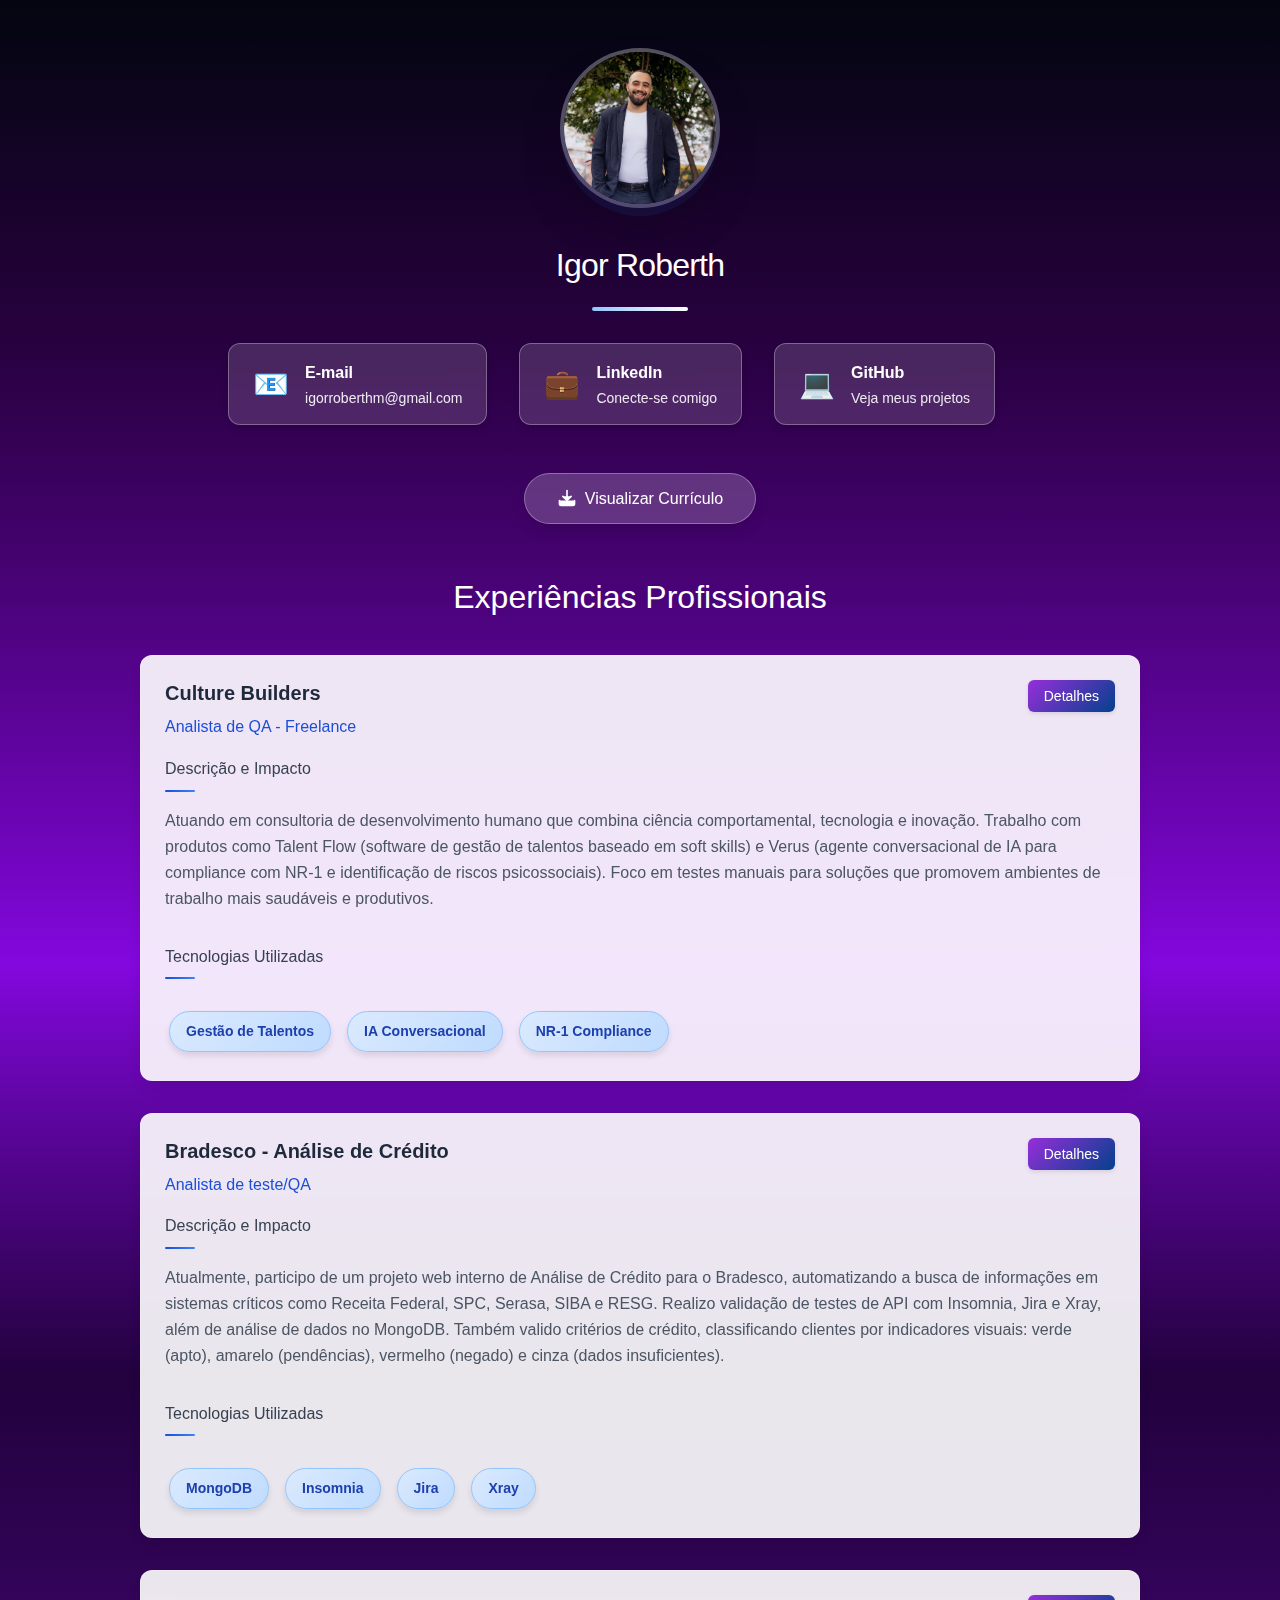
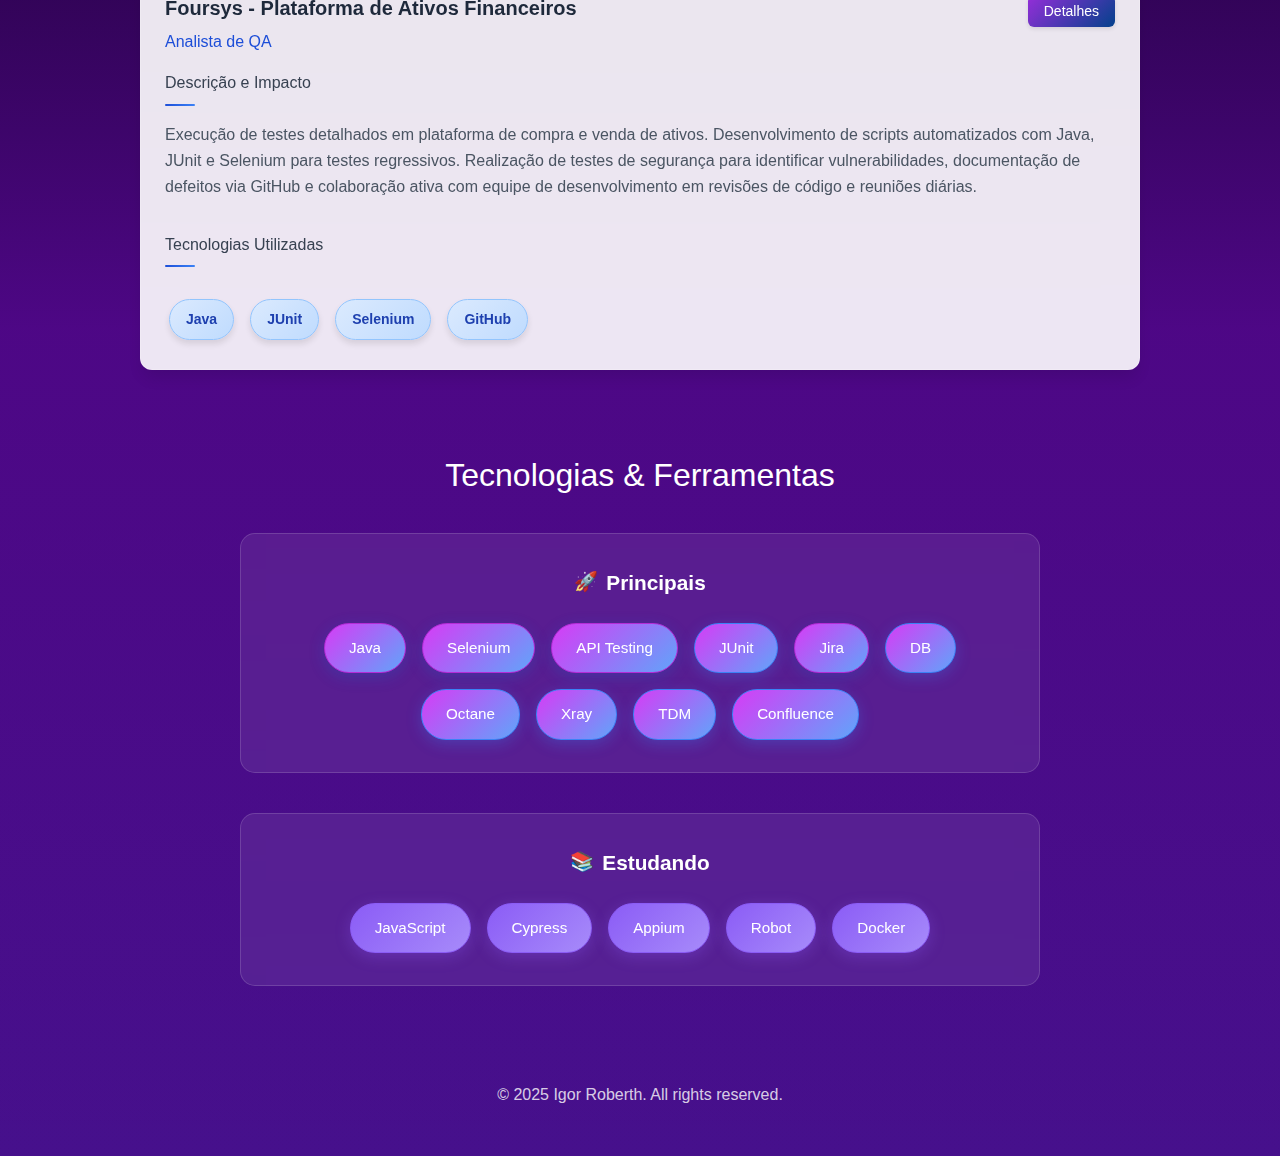
<file: index.html>
<!DOCTYPE html>
<html lang="pt-BR">
<head>
    <meta charset="UTF-8">
    <meta name="viewport" content="width=device-width, initial-scale=1.0">
    <title>Portfolio Profissional - Igor Roberth</title>
    <link rel="stylesheet" href="./apres.css">
</head>
<body>
<div class="background-overlay"></div>

<div class="container">
    <div class="profile-header">
        <div class="profile-image">
            <img src="./eu.png"
                    alt="Foto de Igor Roberth"
                    class="profile-img">
            <div class="profile-img-overlay"></div>
        </div>
        <h1 class="profile-name">Igor Roberth</h1>
        <div class="profile-divider"></div>
    </div>

    <!-- Contact Section - Movida para o topo -->
    <div class="contact-section-top">
        <div class="contact-grid-horizontal">
            <a href="mailto:igorroberthm@gmail.com" class="contact-card-horizontal">
                <div class="contact-icon">📧</div>
                <div class="contact-info">
                    <h4>E-mail</h4>
                    <p>igorroberthm@gmail.com</p>
                </div>
            </a>
            <a href="https://www.linkedin.com/in/igorroberth/" class="contact-card-horizontal" target="_blank" rel="noopener noreferrer">
                <div class="contact-icon">💼</div>
                <div class="contact-info">
                    <h4>LinkedIn</h4>
                    <p>Conecte-se comigo</p>
                </div>
            </a>
            <a href="https://github.com/IgorRoberth" class="contact-card-horizontal" target="_blank" rel="noopener noreferrer">
                <div class="contact-icon">💻</div>
                <div class="contact-info">
                    <h4>GitHub</h4>
                    <p>Veja meus projetos</p>
                </div>
            </a>
        </div>
    </div>

    <!-- Download CV Button -->
    <div class="download-section">
        <a href="./curriculo2025.pdf" class="download-btn">
            <svg class="download-icon" viewBox="0 0 24 24" fill="none" stroke="currentColor" stroke-width="2" stroke-linecap="round" stroke-linejoin="round">
                <path d="M21 15v4a2 2 0 0 1-2 2H5a2 2 0 0 1-2-2v-4"/>
                <polyline points="7,10 12,15 17,10"/>
                <line x1="12" y1="15" x2="12" y2="3"/>
            </svg>
            Visualizar Currículo
        </a>
    </div>
   <div class="experiences-section">
        <h2 class="section-title">Experiências Profissionais</h2>
        <div class="experiences-grid" id="experiencesGrid">
            <!-- Experiências serão inseridas via JavaScript -->
        </div>
    </div>

       <!-- Experiences Section -->
    <!-- Adicionar antes da seção de experiências -->
    <div class="tech-section">
        <h2 class="section-title">Tecnologias & Ferramentas</h2>
        
        <div class="tech-container">
            <!-- Principais Tecnologias -->
            <div class="tech-group">
                <h3 class="tech-group-title">Principais</h3>
                <div class="tech-badges">
                    <span class="tech-badge-simple expert">Java</span>
                    <span class="tech-badge-simple expert">Selenium</span>
                    <span class="tech-badge-simple expert">API Testing</span>
                    <span class="tech-badge-simple advanced">JUnit</span>
                    <span class="tech-badge-simple expert">Jira</span>
                    <span class="tech-badge-simple advanced">DB</span>
                    <span class="tech-badge-simple advanced">Octane</span>
                    <span class="tech-badge-simple advanced">Xray</span>
                    <span class="tech-badge-simple advanced">TDM</span>
                    <span class="tech-badge-simple advanced">Confluence</span>
                </div>
            </div>
            
            <!-- Estudando -->
            <div class="tech-group">
                <h3 class="tech-group-title">Estudando</h3>
                <div class="tech-badges">
                    <span class="tech-badge-simple learning">JavaScript</span>
                    <span class="tech-badge-simple learning">Cypress</span>
                    <span class="tech-badge-simple learning">Appium</span>
                    <span class="tech-badge-simple learning">Robot</span>
                    <span class="tech-badge-simple learning">Docker</span>
                </div>
            </div>
        </div>
    </div>
 
    <!-- Footer -->
    <footer class="footer">
        <p>© 2025 Igor Roberth. All rights reserved.</p>
    </footer>
</div>
<script src="./apres.js"></script>
</body>
</html>
</file>
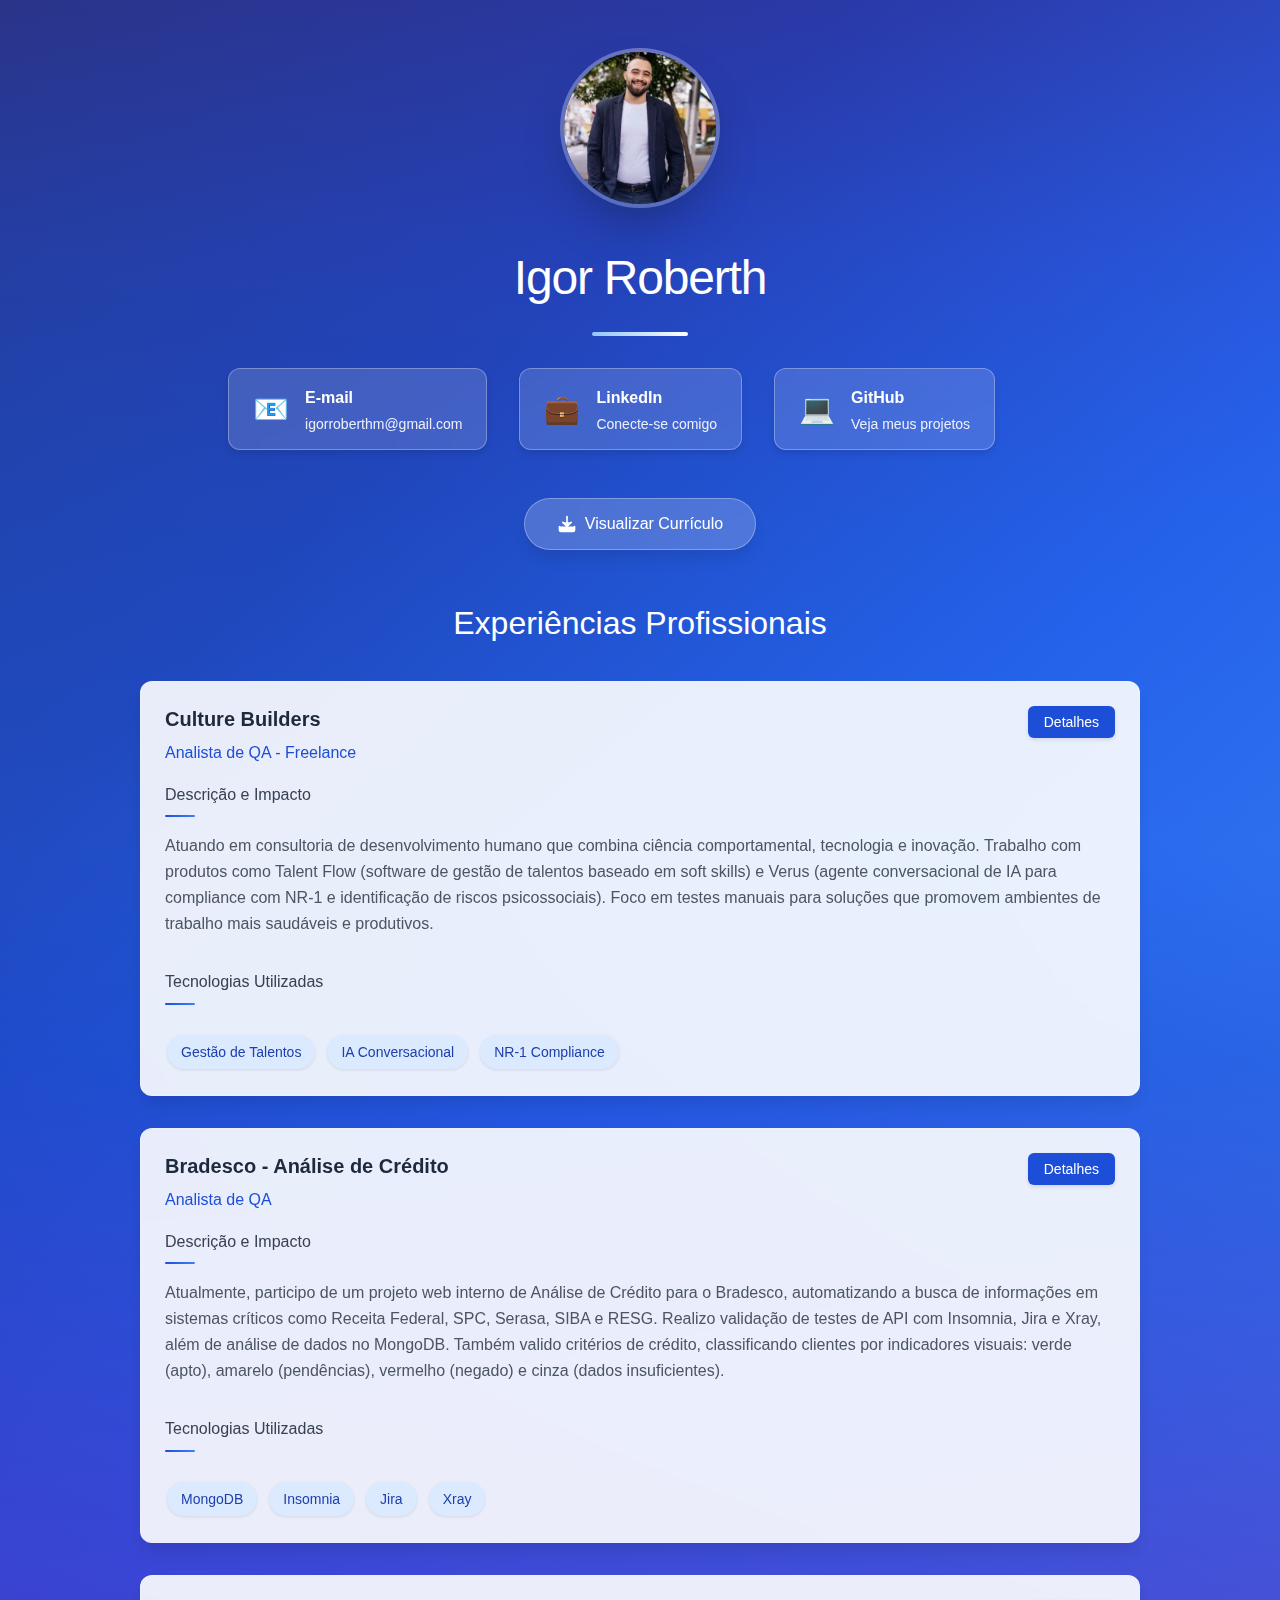
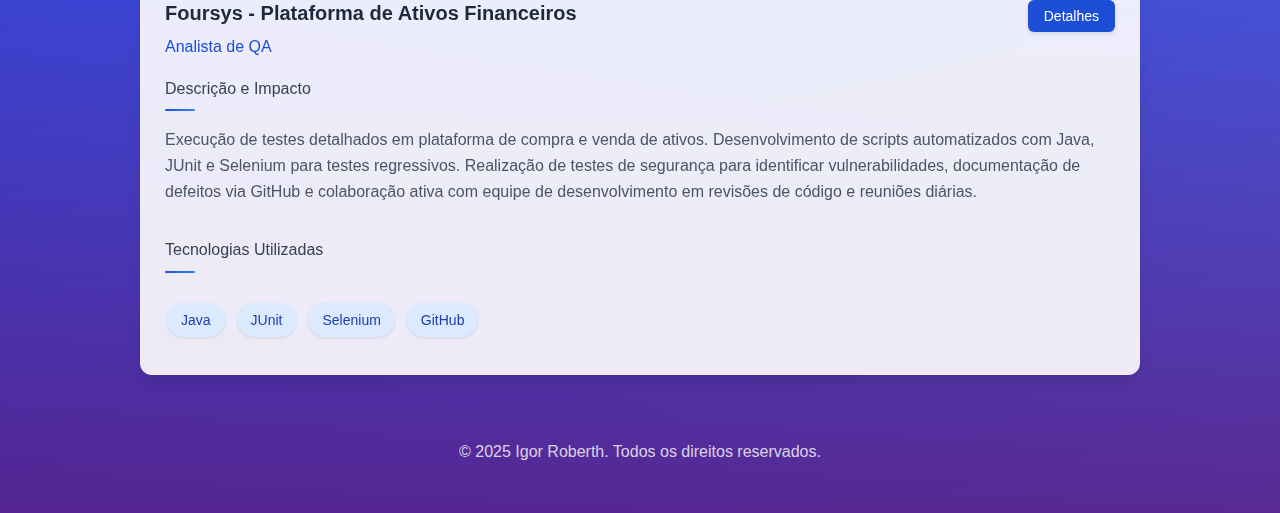
<file: docs/index.html>
<!DOCTYPE html>
<html lang="pt-BR">
<head>
    <meta charset="UTF-8">
    <meta name="viewport" content="width=device-width, initial-scale=1.0">
    <title>Portfolio Profissional - Igor Roberth</title>
    <link rel="stylesheet" href="./apres.css">
</head>
<body>
<div class="background-overlay"></div>

<div class="container">
    <!-- Profile Header -->
    <div class="profile-header">
        <div class="profile-image">
            <img src="./1682905858778.webp"
                    alt="Foto de Igor Roberth"
                    class="profile-img">
            <div class="profile-img-overlay"></div>
        </div>
        <h1 class="profile-name">Igor Roberth</h1>
        <div class="profile-divider"></div>
    </div>

    <!-- Contact Section - Movida para o topo -->
    <div class="contact-section-top">
        <div class="contact-grid-horizontal">
            <a href="mailto:igorroberthm@gmail.com" class="contact-card-horizontal">
                <div class="contact-icon">📧</div>
                <div class="contact-info">
                    <h4>E-mail</h4>
                    <p>igorroberthm@gmail.com</p>
                </div>
            </a>
            <a href="https://www.linkedin.com/in/igorroberth/" class="contact-card-horizontal" target="_blank" rel="noopener noreferrer">
                <div class="contact-icon">💼</div>
                <div class="contact-info">
                    <h4>LinkedIn</h4>
                    <p>Conecte-se comigo</p>
                </div>
            </a>
            <a href="https://github.com/IgorRoberth" class="contact-card-horizontal" target="_blank" rel="noopener noreferrer">
                <div class="contact-icon">💻</div>
                <div class="contact-info">
                    <h4>GitHub</h4>
                    <p>Veja meus projetos</p>
                </div>
            </a>
        </div>
    </div>

    <!-- Download CV Button -->
    <div class="download-section">
        <a href="./curriculo2025.pdf" class="download-btn">
            <svg class="download-icon" viewBox="0 0 24 24" fill="none" stroke="currentColor" stroke-width="2" stroke-linecap="round" stroke-linejoin="round">
                <path d="M21 15v4a2 2 0 0 1-2 2H5a2 2 0 0 1-2-2v-4"/>
                <polyline points="7,10 12,15 17,10"/>
                <line x1="12" y1="15" x2="12" y2="3"/>
            </svg>
            Visualizar Currículo
        </a>
    </div>

    <!-- Experiences Section -->
    <div class="experiences-section">
        <h2 class="section-title">Experiências Profissionais</h2>
        <div class="experiences-grid" id="experiencesGrid">
            <!-- Experiências serão inseridas via JavaScript -->
        </div>
    </div>

    <!-- Footer -->
    <footer class="footer">
        <p>© 2025 Igor Roberth. Todos os direitos reservados.</p>
    </footer>
</div>
<script src="./apres.js"></script>
</body>
</html>
</file>
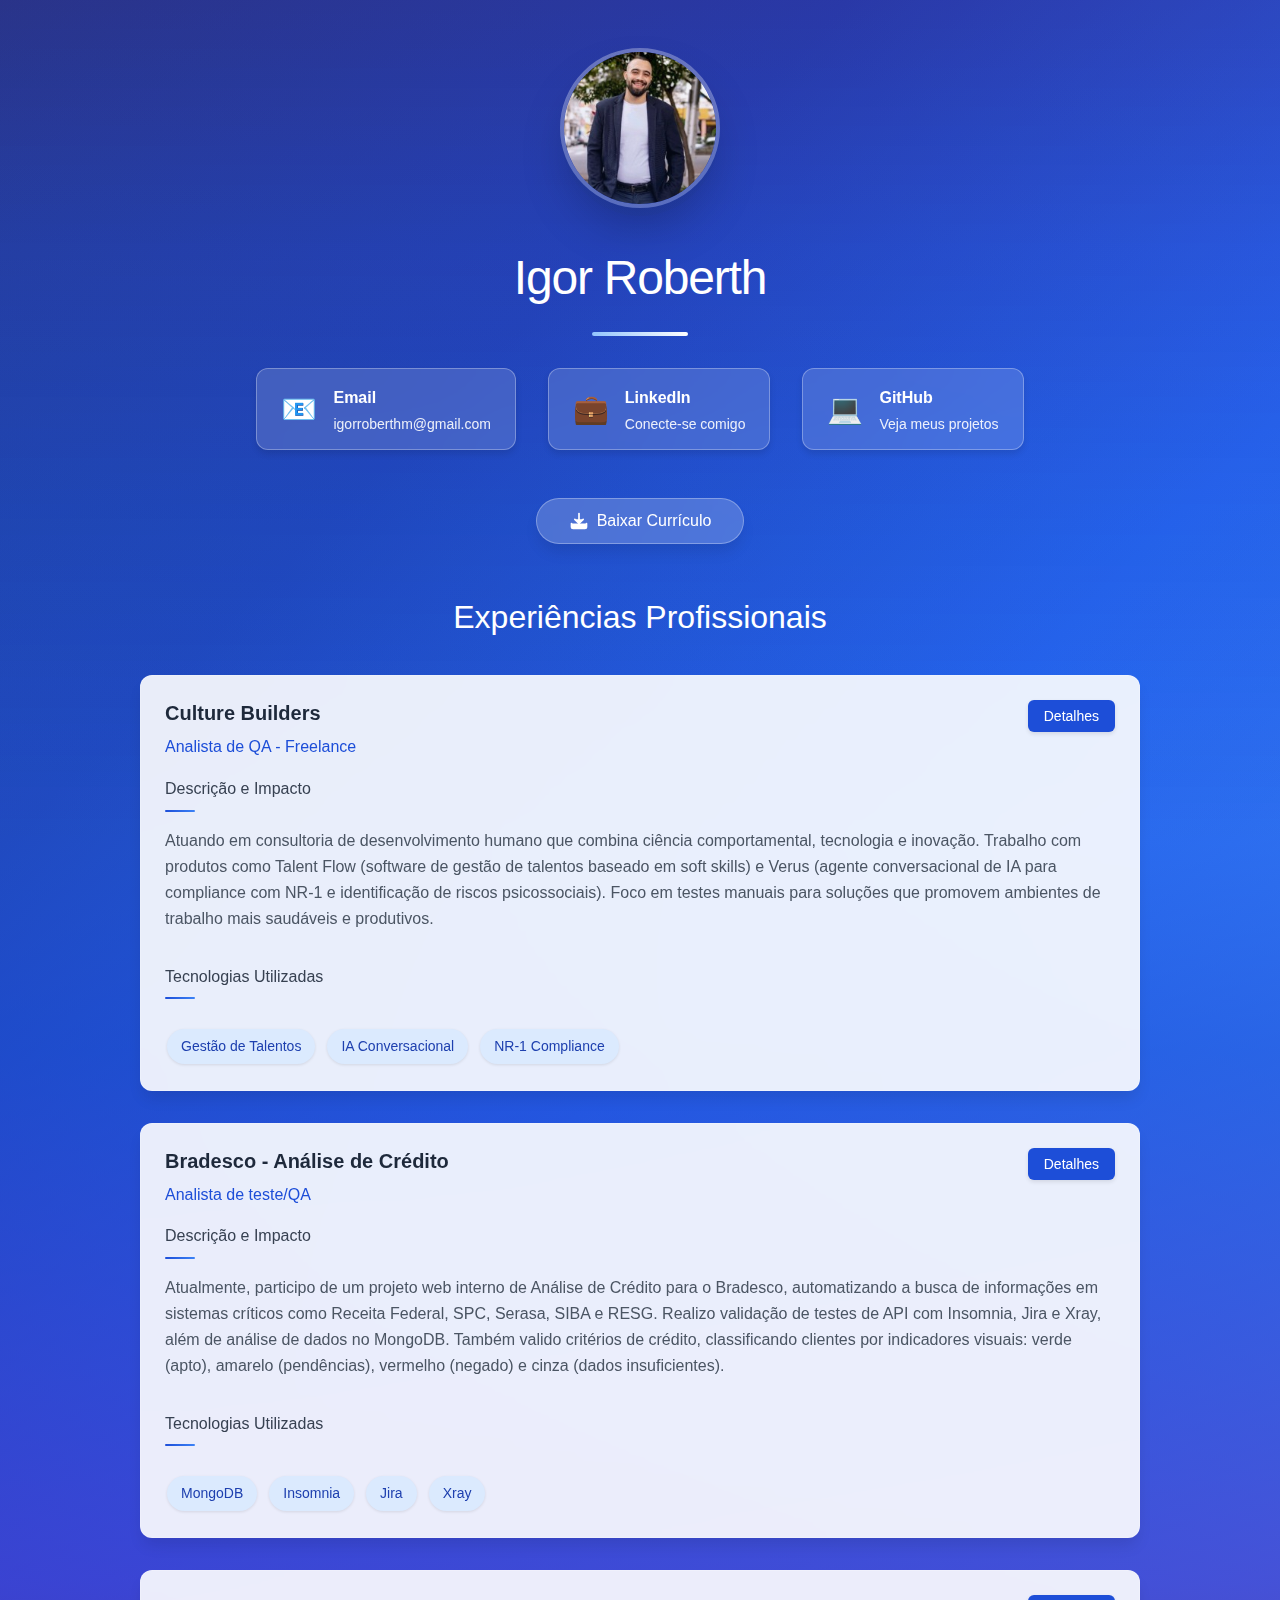
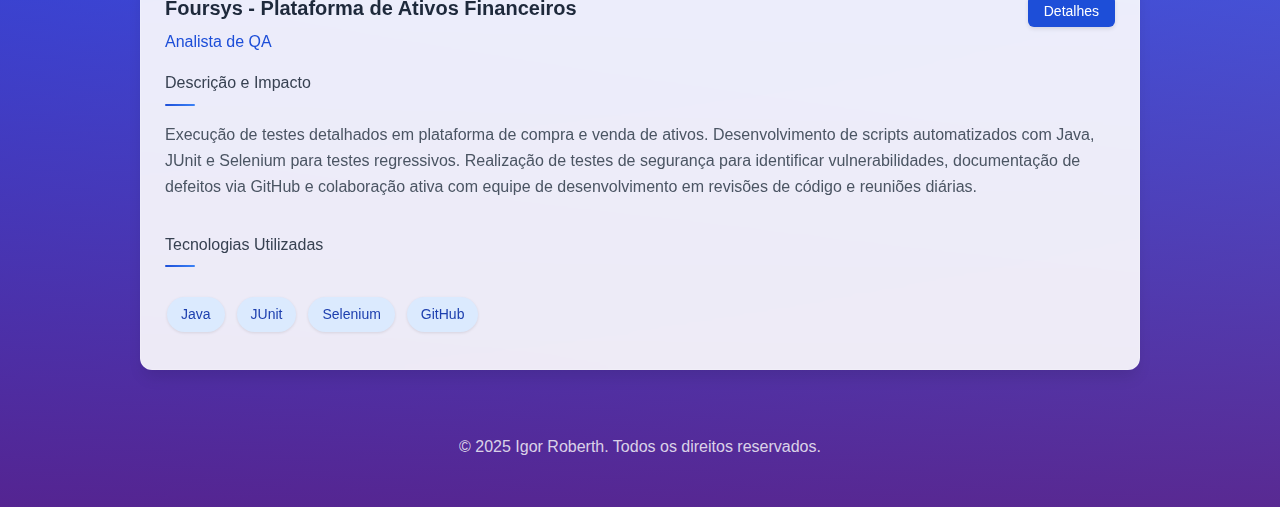
<file: index/index.html>
<!DOCTYPE html>
<html lang="pt-BR">
<head>
    <meta charset="UTF-8">
    <meta name="viewport" content="width=device-width, initial-scale=1.0">
    <title>Portfolio Profissional - Igor Roberth</title>
    <link rel="stylesheet" href="../css/apres.css">
</head>
<body>
    <div class="background-overlay"></div>
    
    <div class="container">
        <!-- Profile Header -->
        <div class="profile-header">
            <div class="profile-image">
                <img 
                    src="../image/1682905858778.webp"
                    alt="Foto de Igor Roberth"
                    class="profile-img"
                >
                <div class="profile-img-overlay"></div>
            </div>
            <h1 class="profile-name">Igor Roberth</h1>
            <div class="profile-divider"></div>
        </div>

        <!-- Contact Section - Movida para o topo -->
        <div class="contact-section-top">
            <div class="contact-grid-horizontal">
                <a href="mailto:igorroberthm@gmail.com" class="contact-card-horizontal">
                    <div class="contact-icon">📧</div>
                    <div class="contact-info">
                        <h4>Email</h4>
                        <p>igorroberthm@gmail.com</p>
                    </div>
                </a>
                <a href="https://www.linkedin.com/in/igorroberth/" class="contact-card-horizontal" target="_blank">
                    <div class="contact-icon">💼</div>
                    <div class="contact-info">
                        <h4>LinkedIn</h4>
                        <p>Conecte-se comigo</p>
                    </div>
                </a>
                <a href="https://github.com/IgorRoberth" class="contact-card-horizontal" target="_blank">
                    <div class="contact-icon">💻</div>
                    <div class="contact-info">
                        <h4>GitHub</h4>
                        <p>Veja meus projetos</p>
                    </div>
                </a>
            </div>
        </div>

        <!-- Download CV Button -->
        <div class="download-section">
            <button onclick="downloadCV()" class="download-btn">
                <svg class="download-icon" viewBox="0 0 24 24" fill="none" stroke="currentColor" stroke-width="2" stroke-linecap="round" stroke-linejoin="round">
                    <path d="M21 15v4a2 2 0 0 1-2 2H5a2 2 0 0 1-2-2v-4"/>
                    <polyline points="7,10 12,15 17,10"/>
                    <line x1="12" y1="15" x2="12" y2="3"/>
                </svg>
                Baixar Currículo
            </button>
        </div>
        
        <!-- Experiences Section -->
        <div class="experiences-section">
            <h2 class="section-title">Experiências Profissionais</h2>
            <div class="experiences-grid" id="experiencesGrid">
                <!-- Experiências serão inseridas via JavaScript -->
            </div>
        </div>
        <!-- Footer -->
            <footer class="footer">
                <p>© 2025 Igor Roberth. Todos os direitos reservados.</p>
            </footer>
    </div>
    <script src="../js/apres.js"></script>
</body>
</html>
</file>
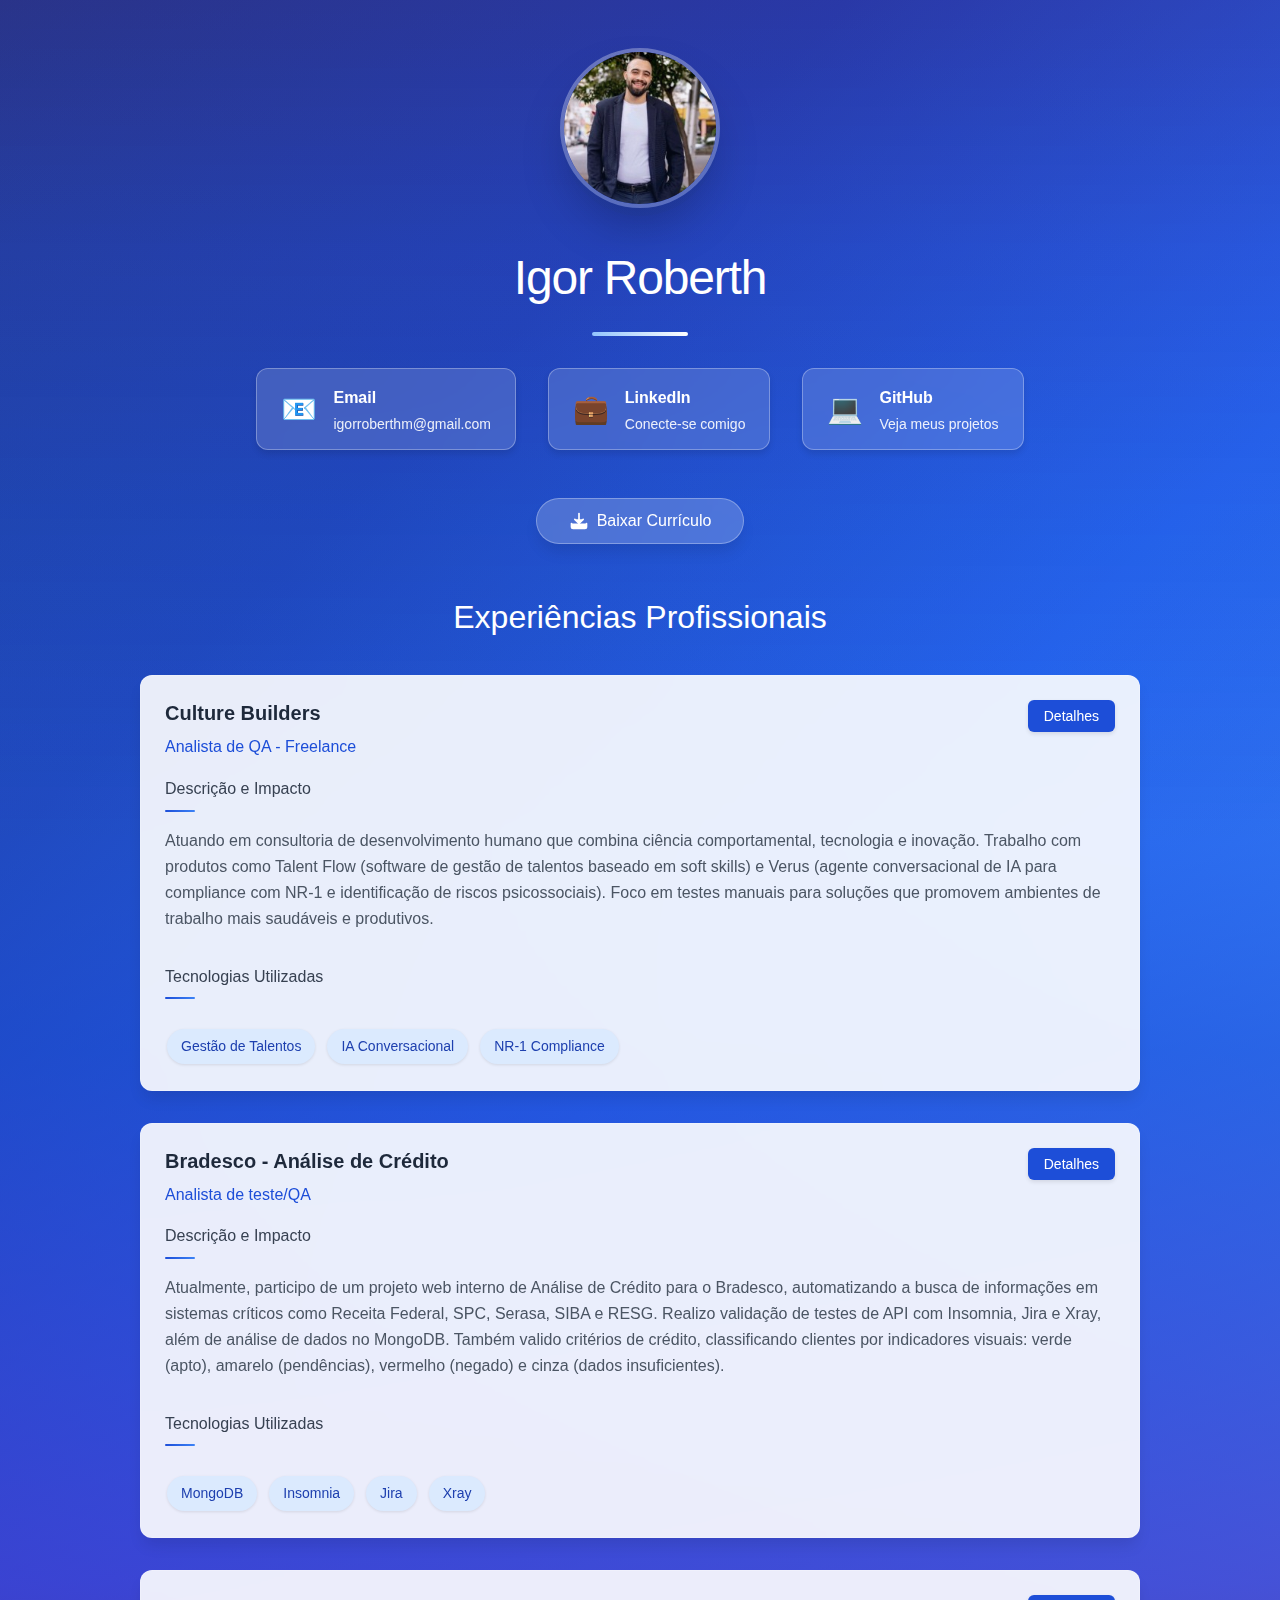
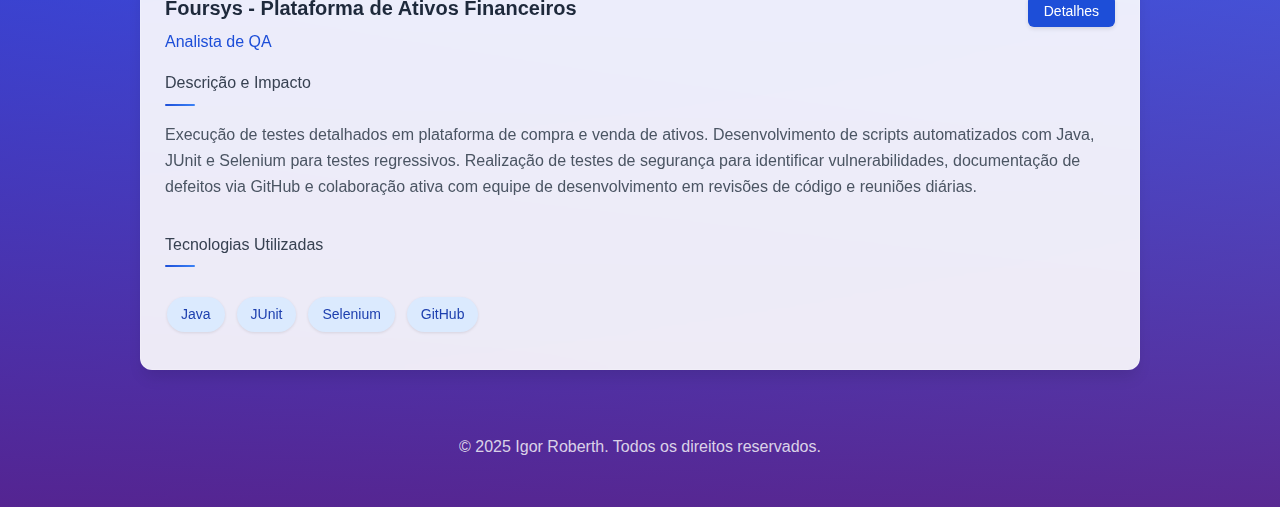
<file: root/index.html>
<!DOCTYPE html>
<html lang="pt-BR">
<head>
    <meta charset="UTF-8">
    <meta name="viewport" content="width=device-width, initial-scale=1.0">
    <title>Portfolio Profissional - Igor Roberth</title>
    <link rel="stylesheet" href="apres.css">
</head>
<body>
    <div class="background-overlay"></div>
    
    <div class="container">
        <!-- Profile Header -->
        <div class="profile-header">
            <div class="profile-image">
                <img 
                    src="1682905858778.webp"
                    alt="Foto de Igor Roberth"
                    class="profile-img"
                >
                <div class="profile-img-overlay"></div>
            </div>
            <h1 class="profile-name">Igor Roberth</h1>
            <div class="profile-divider"></div>
        </div>

        <!-- Contact Section - Movida para o topo -->
        <div class="contact-section-top">
            <div class="contact-grid-horizontal">
                <a href="mailto:igorroberthm@gmail.com" class="contact-card-horizontal">
                    <div class="contact-icon">📧</div>
                    <div class="contact-info">
                        <h4>Email</h4>
                        <p>igorroberthm@gmail.com</p>
                    </div>
                </a>
                <a href="https://www.linkedin.com/in/igorroberth/" class="contact-card-horizontal" target="_blank">
                    <div class="contact-icon">💼</div>
                    <div class="contact-info">
                        <h4>LinkedIn</h4>
                        <p>Conecte-se comigo</p>
                    </div>
                </a>
                <a href="https://github.com/IgorRoberth" class="contact-card-horizontal" target="_blank">
                    <div class="contact-icon">💻</div>
                    <div class="contact-info">
                        <h4>GitHub</h4>
                        <p>Veja meus projetos</p>
                    </div>
                </a>
            </div>
        </div>

        <!-- Download CV Button -->
        <div class="download-section">
            <button onclick="downloadCV()" class="download-btn">
                <svg class="download-icon" viewBox="0 0 24 24" fill="none" stroke="currentColor" stroke-width="2" stroke-linecap="round" stroke-linejoin="round">
                    <path d="M21 15v4a2 2 0 0 1-2 2H5a2 2 0 0 1-2-2v-4"/>
                    <polyline points="7,10 12,15 17,10"/>
                    <line x1="12" y1="15" x2="12" y2="3"/>
                </svg>
                Baixar Currículo
            </button>
        </div>
        
        <!-- Experiences Section -->
        <div class="experiences-section">
            <h2 class="section-title">Experiências Profissionais</h2>
            <div class="experiences-grid" id="experiencesGrid">
                <!-- Experiências serão inseridas via JavaScript -->
            </div>
        </div>
        <!-- Footer -->
            <footer class="footer">
                <p>© 2025 Igor Roberth. Todos os direitos reservados.</p>
            </footer>
    </div>
    <script src="apres.js"></script>
</body>
</html>
</file>
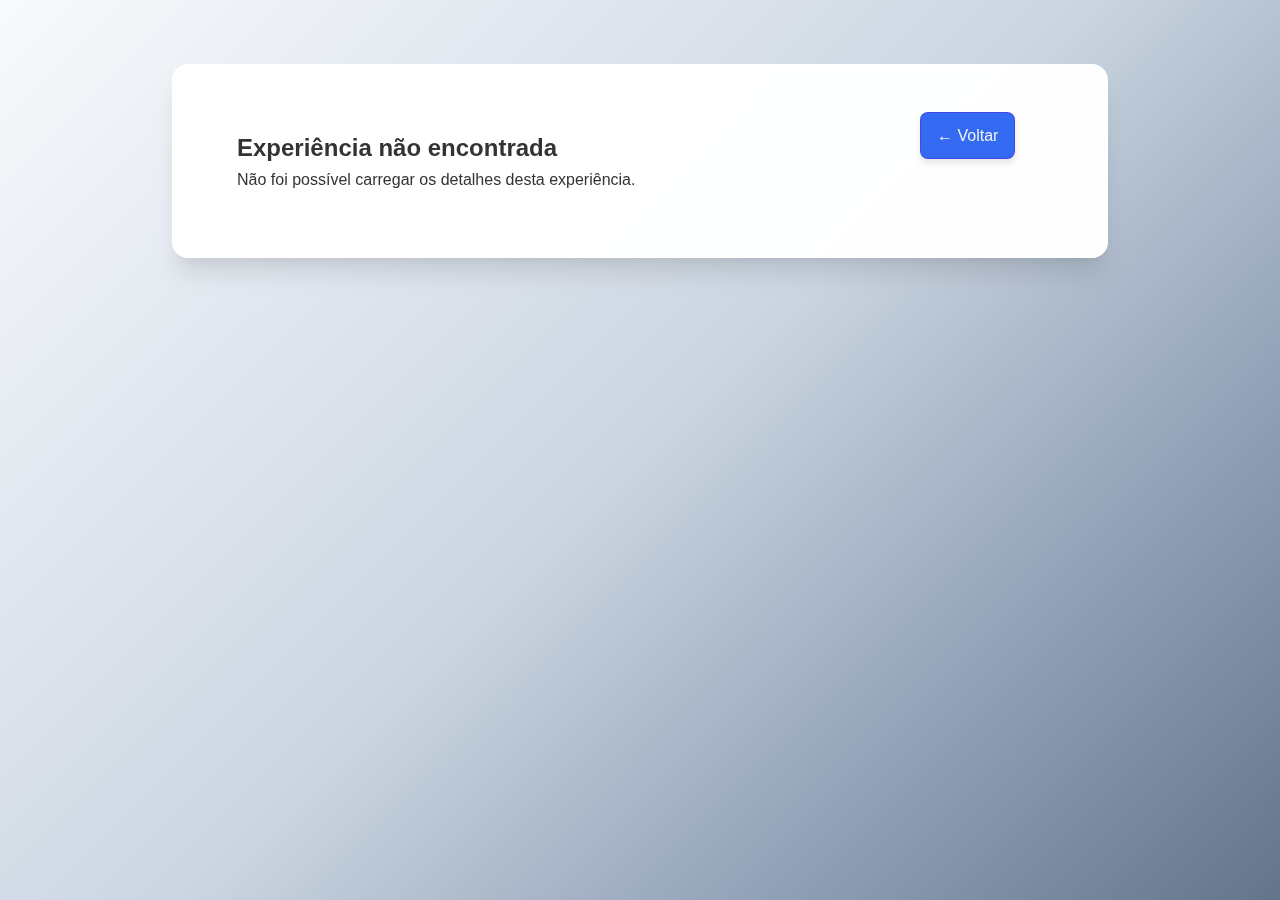
<file: docs/detalhes/index.html>
<!DOCTYPE html>
<html lang="pt-BR">
<head>
    <meta charset="UTF-8">
    <meta name="viewport" content="width=device-width, initial-scale=1.0">
    <title>Detalhes da Experiência - Igor Roberth</title>
    <link rel="stylesheet" href="../apres.css">
    <link rel="stylesheet" href="/docs/detalhes.css">
</head>
<body>
<a href="../" class="back-btn">
    ← Voltar
</a>

<div class="details-container">
    <div class="details-card" id="detailsCard">
        <!-- Conteúdo será inserido via JavaScript -->
    </div>
</div>

<script src="../detalhes.js"></script>
</body>
</html>
</file>
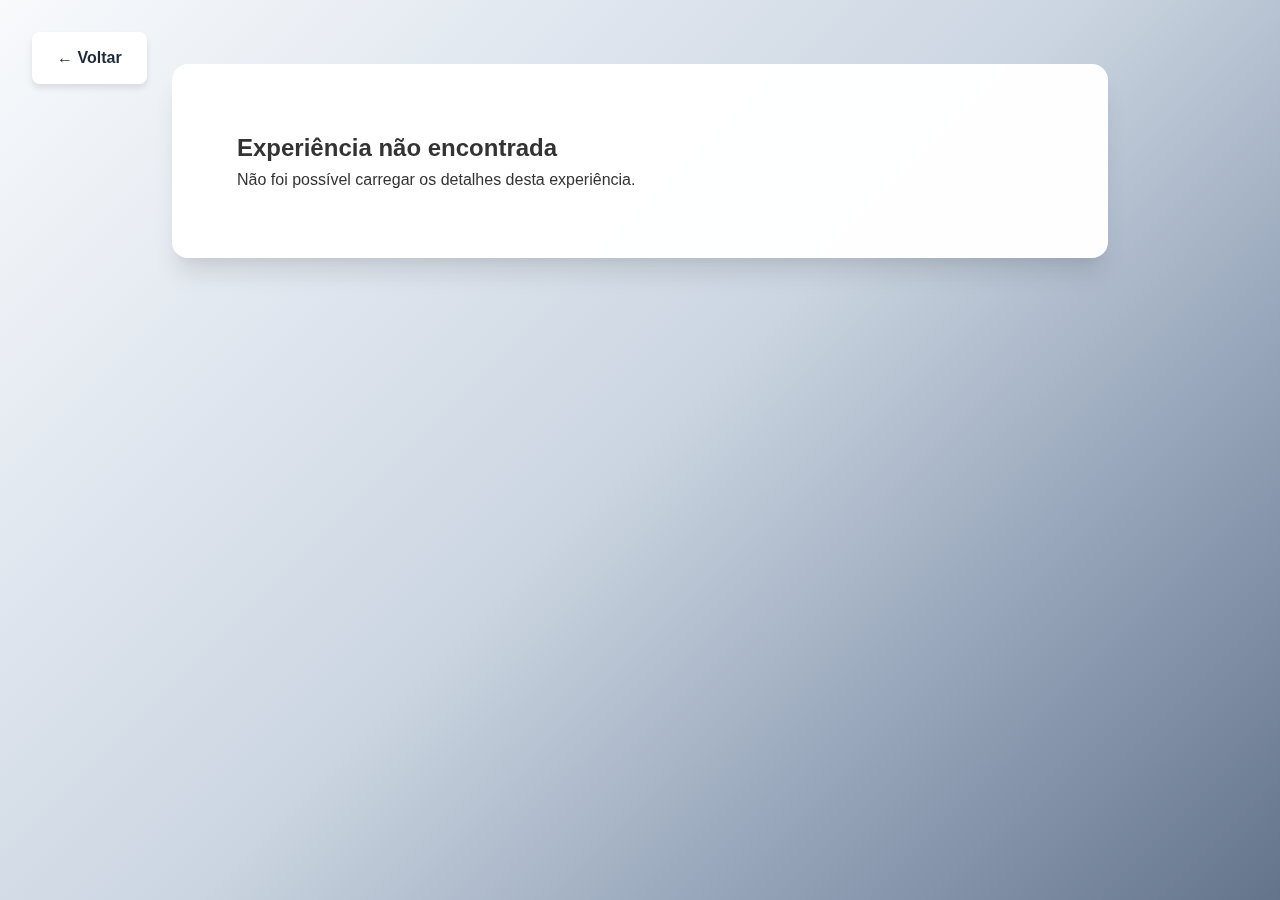
<file: detalhes.html>
<!DOCTYPE html>
<html lang="pt-BR">
<head>
    <meta charset="UTF-8">
    <meta name="viewport" content="width=device-width, initial-scale=1.0">
    <title>Detalhes da Experiência - Igor Roberth</title>
    <link rel="stylesheet" href="apres.css">
    <link rel="stylesheet" href="detalhes.css">
</head>
<body>
    <a href="index.html" class="back-btn">
        ← Voltar
    </a>
    
    <div class="details-container">
        <div class="details-card" id="detailsCard">
            <!-- Conteúdo será inserido via JavaScript -->
        </div>
    </div>
    
    <script src="detalhes.js"></script>
</body>
</html>
</file>
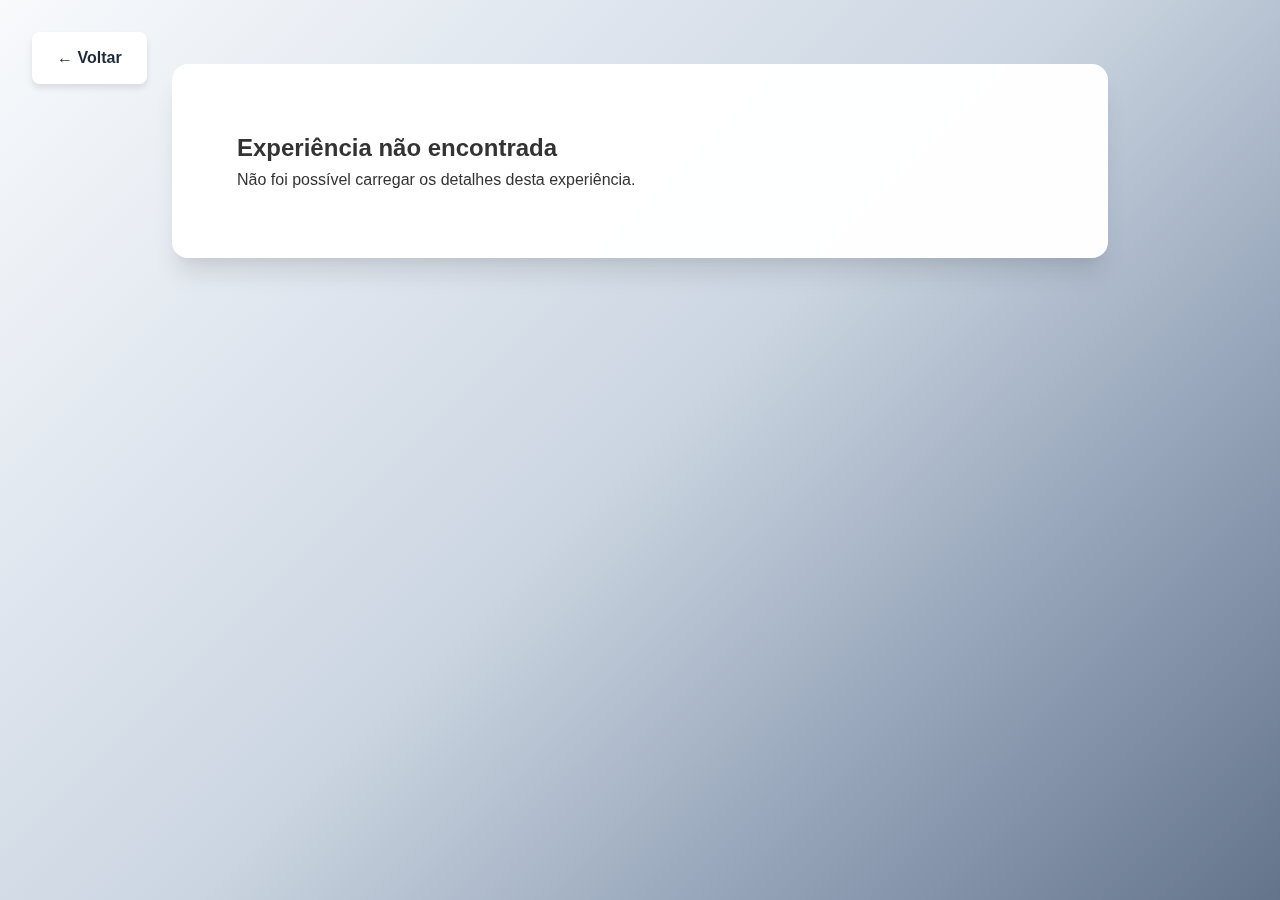
<file: index/detalhes.html>
<!DOCTYPE html>
<html lang="pt-BR">
<head>
    <meta charset="UTF-8">
    <meta name="viewport" content="width=device-width, initial-scale=1.0">
    <title>Detalhes da Experiência - Igor Roberth</title>
    <link rel="stylesheet" href="../css/apres.css">
    <link rel="stylesheet" href="../css/detalhes.css">
</head>
<body>
    <a href="./index.html" class="back-btn">
        ← Voltar
    </a>
    
    <div class="details-container">
        <div class="details-card" id="detailsCard">
            <!-- Conteúdo será inserido via JavaScript -->
        </div>
    </div>
    
    <script src="../js/detalhes.js"></script>
</body>
</html>
</file>
<file: apres.css>
* {
    margin: 0;
    padding: 0;
    box-sizing: border-box;
}

body {
    font-family: -apple-system, BlinkMacSystemFont, 'Segoe UI', 'Roboto', sans-serif;
    line-height: 1.6;
    color: #333;
    min-height: 100vh;
    background: linear-gradient(135deg, #1e40af 0%, #1e40af 25%, #1e40af 50%, #1e40af 75%, #1e40af 100%);
    position: relative;
}

/* Versão com harmonia de cores */
.background-overlay {
    position: absolute;
    top: 0;
    left: 0;
    right: 0;
    bottom: 0;
    /* Degradê harmônico */
    background: 
        /* Degradê suave do topo - tons mais azulados */
        linear-gradient(to bottom, 
            rgba(59, 130, 246, 0.25) 0%,  /* Azul suave no topo */
            rgba(37, 99, 235, 0.18) 15%,  /* Azul médio suave */
            rgba(29, 78, 216, 0.12) 30%,  /* Azul escuro suave */
            transparent 45%               /* Transparente no meio */
        ),
        /* Degradê dramático de baixo - tons roxos */
        linear-gradient(to top, 
            rgba(67, 56, 202, 0.7) 25%,    /* Roxo escuro na base */
            rgba(67, 56, 202, 0.7) 25%,   /* Roxo/azul */
            rgba(29, 78, 216, 0.5) 50%,   /* Azul */
            rgba(37, 99, 235, 0.3) 75%,   /* Azul claro */
            transparent 100%              /* Transparente no topo */
        );
    z-index: 1;
}

.container {
    position: relative;
    z-index: 10;
    max-width: 1200px;
    margin: 0 auto;
    padding: 3rem 1rem;
}

.profile-header {
    text-align: center;
    margin-bottom: 2rem;
}

.profile-image {
    position: relative;
    display: inline-block;
    margin-bottom: 1.5rem;
}

/* Aumentar tamanho da foto de perfil */
.profile-img {
    width: 160px; /* Aumentado de 128px */
    height: 160px; /* Aumentado de 128px */
    border-radius: 50%;
    object-fit: cover;
    border: 4px solid rgba(255, 255, 255, 0.3);
    box-shadow: 0 25px 50px -12px rgba(0, 0, 0, 0.25);
    transition: all 0.3s ease; /* Adicionar transição suave */
}

/* Efeito hover para a foto */
.profile-img:hover {
    transform: scale(1.05); /* Leve zoom no hover */
    box-shadow: 0 30px 60px -12px rgba(0, 0, 0, 0.35);
}

@media (max-width: 768px) {
    .profile-container {
        display: flex;           /* organiza os filhos */
        flex-direction: column;  /* empilha verticalmente */
        align-items: flex-start; /* alinha à esquerda */
        gap: 1rem;               /* espaçamento entre elementos */
        margin-left: 1rem;       /* ajuste gradual para a esquerda */
    }

    .profile-img {
        width: 130px;
        height: 130px;
        margin: 0;               /* remove margens individuais */
    }

    .back-btn, h2 {
        margin: 0;               /* remove margens individuais */
        
    }
}

/* Para telas muito pequenas */
@media (max-width: 480px) {
    .profile-img {
        width: 120px;
        height: 10px;
    }
}

/* Para telas grandes - foto ainda maior */
@media (min-width: 1024px) {
    .profile-img {
        width: 180px;
        height: 180px;
    }
}

.profile-img-overlay {
    position: absolute;
    top: 0;
    left: 0;
    right: 0;
    bottom: 0;
    border-radius: 50%;
    background: linear-gradient(to top, rgba(30, 58, 138, 0.2), transparent);
}

.profile-name {
    font-size: 3rem;
    color: white;
    margin-bottom: 1rem;
    font-weight: 500;
    letter-spacing: -0.025em;
}

.profile-divider {
    width: 96px;
    height: 4px;
    background: linear-gradient(to right, #93c5fd, white);
    margin: 0 auto;
    border-radius: 2px;
}

/* Seção de contatos no topo */
.contact-section-top {
    margin-bottom: 3rem;
    padding: 0 1rem;
}

.contact-grid-horizontal {
    display: flex;
    justify-content: center;
    align-items: center;
    gap: 2rem;
    top: 7rem;
    right: 7cm;
    max-width: 900px;
    margin-left: 5.6rem;
    flex-wrap: wrap;
}

.contact-card-horizontal {
    background: rgba(255, 255, 255, 0.15);
    backdrop-filter: blur(16px);
    border: 1px solid rgba(255, 255, 255, 0.3);
    border-radius: 0.75rem;
    padding: 1rem 1.5rem;
    text-decoration: none;
    color: white;
    transition: all 0.3s ease;
    display: flex;
    align-items: center;
    gap: 1rem;
    min-width: 200px;
    box-shadow: 0 4px 6px rgba(0, 0, 0, 0.1);
}

.contact-card-horizontal:hover {
    background: rgba(255, 255, 255, 0.25);
    transform: translateY(-3px);
    color: white;
    box-shadow: 0 8px 15px rgba(0, 0, 0, 0.15);
}

.contact-card-horizontal .contact-icon {
    font-size: 1.8rem;
    flex-shrink: 0;
}

.contact-card-horizontal .contact-info {
    text-align: left;
}

.contact-card-horizontal .contact-info h4 {
    margin: 0 0 0.25rem 0;
    font-size: 1rem;
    font-weight: 600;
    color: white;
}

.contact-card-horizontal .contact-info p {
    margin: 0;
    font-size: 0.875rem;
    color: rgba(255, 255, 255, 0.9);
    line-height: 1.3;
}

.download-section {
    text-align: center;
    margin-bottom: 3rem;
}

.download-btn {
    background: rgba(255, 255, 255, 0.2);
    backdrop-filter: blur(16px);
    border: 1px solid rgba(255, 255, 255, 0.3);
    color: white;
    padding: 0.75rem 2rem;
    border-radius: 9999px;
    box-shadow: 0 10px 15px -3px rgba(0, 0, 0, 0.1);
    cursor: pointer;
    transition: all 0.3s ease;
    font-size: 1rem;
    font-weight: 500;
    display: inline-flex;
    align-items: center;
    gap: 0.5rem;
    text-decoration: none;
}

.download-btn:hover {
    background: rgba(255, 255, 255, 0.3);
    box-shadow: 0 20px 25px -5px rgba(0, 0, 0, 0.1);
}

.download-icon {
    width: 20px;
    height: 20px;
    fill: currentColor;
}

.experiences-section {
    margin-bottom: 3rem;
}

.section-title {
    font-size: 2rem;
    color: white;
    text-align: center;
    margin-bottom: 2rem;
    font-weight: 500;
}

.experiences-grid {
    display: grid;
    gap: 2rem;
    max-width: 1000px;
    margin: 0 auto;
}

/* Cards de experiência  */
.experience-card {
    background: rgba(63, 45, 45, 0.9);
    backdrop-filter: blur(16px);
    border: 1px solid rgba(255, 255, 255, 0.2);
    border-radius: 0.75rem;
    box-shadow: 0 10px 15px -3px rgba(0, 0, 0, 0.1);
    overflow: hidden;
    min-height: 400px;
    display: flex;
    flex-direction: column;
}

/* Hover estático */
.experience-card:hover {
    background: rgba(1, 98, 209, 0.95);
}

.section-title {
    font-size: 2rem;
    color: rgb(44, 6, 234);
    text-align: center;
    margin-bottom: 2rem;
    font-weight: 500;
}

.experiences-grid {
    display: grid;
    gap: 2rem;
    max-width: 1000px;
    margin: 0 auto;
}

/* Cards de experiência */
.experience-card {
    background: rgba(255, 255, 255, 0.9);
    backdrop-filter: blur(16px);
    border: 1px solid rgba(255, 255, 255, 0.2);
    border-radius: 0.75rem;
    box-shadow: 0 10px 15px -3px rgba(0, 0, 0, 0.1);
    overflow: hidden;
    min-height: 400px;
    display: flex;
    flex-direction: column;
}

/* Hover estático - apenas mudança de cor */
.experience-card:hover {
    background: rgba(255, 255, 255, 0.95);
}

/* Hover do botão sem animações */
.details-btn:hover {
    background: #5812da;
}

.details-btn:active {
    background: #8704b6ab;
}

/* Badges de tecnologia sem animações */
.tech-badge {
    background: #dbeafe;
    color: #1e40af;
    padding: 0.375rem 0.875rem;
    border-radius: 9999px;
    font-size: 0.875rem;
    font-weight: 500;
    margin: 0.125rem;
    box-shadow: 0 1px 3px rgba(0, 0, 0, 0.1);
}

.tech-badge:hover {
    background: #bfdbfe;
}

/* Foto de perfil*/
.profile-img {
    width: 160px;
    height: 160px;
    border-radius: 50%;
    object-fit: cover;
    border: 4px solid rgba(255, 255, 255, 0.3);
    box-shadow: 0 25px 50px -12px rgba(0, 0, 0, 0.25);
    
}

.profile-img:hover {
    box-shadow: 0 25px 50px -12px rgba(0, 0, 0, 0.25);
}

/* Botão download */
.download-btn {
    background: rgba(255, 255, 255, 0.2);
    backdrop-filter: blur(16px);
    border: 1px solid rgba(255, 255, 255, 0.3);
    color: white;
    padding: 0.75rem 2rem;
    border-radius: 9999px;
    box-shadow: 0 10px 15px -3px rgba(0, 0, 0, 0.1);
    cursor: pointer;
    transition: all 0.3s ease;
    font-size: 1rem;
    font-weight: 500;
    display: inline-flex;
    align-items: center;
    gap: 0.5rem;
    text-decoration: none;
}

.download-btn:hover {
    background: rgba(255, 255, 255, 0.3);
    box-shadow: 0 20px 25px -5px rgba(0, 0, 0, 0.1);
}

/* Contatos */
.contact-card-horizontal {
    background: rgba(255, 255, 255, 0.15);
    backdrop-filter: blur(16px);
    border: 1px solid rgba(255, 255, 255, 0.3);
    border-radius: 0.75rem;
    padding: 1rem 1.5rem;
    text-decoration: none;
    color: white;
    display: flex;
    align-items: center;
    gap: 1rem;
    min-width: 200px;
    box-shadow: 0 4px 6px rgba(0, 0, 0, 0.1);
}

.contact-card-horizontal:hover {
    background: rgba(255, 255, 255, 0.25);
    color: white;
    box-shadow: 0 4px 6px rgba(0, 0, 0, 0.1);
}

.card-header {
    position: relative;
    padding: 1.5rem 1.5rem 0 1.5rem;
    min-height: 80px;
    display: flex;
    flex-direction: column;
}

.card-title {
    font-size: 1.25rem;
    font-weight: 600;
    color: #1e293b;
    margin-bottom: 0.5rem;
    padding-right: 6rem;
    line-height: 1.3;
}

.card-position {
    color: #1d4ed8;
    font-weight: 500;
    margin-bottom: 1rem;
    padding-right: 6rem;
}

.details-btn {
    position: absolute;
    top: 1.5rem;
    right: 1.5rem;
    /* Estilo base para todos os botões */
    .btn-primary {
        background: linear-gradient(135deg, #7d3bf6, #2a10bf);
        border: 1px solid #6f1ab9;
        color: rgb(35, 8, 114);
        padding: 0.75rem 1.5rem;
        border-radius: 12px;
        text-decoration: none;
        font-weight: 600;
        font-size: 0.95rem;
        box-shadow: 0 4px 15px rgba(31, 100, 203, 0.3);
        cursor: pointer;
        transition: all 0.3s ease;
        display: inline-flex;
        align-items: center;
        gap: 0.5rem;
        position: relative;
        overflow: hidden;
    }
    
    .btn-primary:hover {
        background: linear-gradient(135deg, #c026d3, #1460da);
        transform: translateY(-2px);
        box-shadow: 0 8px 25px rgba(1, 76, 190, 0.5);
    }
    
    .btn-primary:active {
        transform: translateY(0);
        box-shadow: 0 4px 15px rgba(31, 100, 203, 0.3);
    }
    
    /* Efeito shimmer para todos os botões */
    .btn-primary::after {
        content: '';
        position: absolute;
        top: 0;
        left: -100%;
        width: 100%;
        height: 100%;
        background: linear-gradient(90deg, transparent, rgba(255,255,255,0.3), transparent);
        transition: left 0.5s;
    }
    
    .btn-primary:hover::after {
        left: 100%;
    }
    
    /* Modificar botões existentes para usar a classe base */
    .details-btn {
        position: absolute;
        top: 1.5rem;
        right: 1.5rem;
        padding: 0.5rem 1rem;
        font-size: 0.875rem;
        z-index: 10;
        border-radius: 8px;
    }
    
    .download-btn {
        border-radius: 9999px;
        padding: 0.75rem 2rem;
    }
    box-shadow: 0 10px 15px -3px rgba(0, 0, 0, 0.1);
    cursor: pointer;
    transition: all 0.3s ease;
    font-size: 1rem;
    font-weight: 500;
    display: inline-flex;
    align-items: center;
    gap: 0.5rem;
    text-decoration: none;
}

.download-btn:hover {
    background: rgba(255, 255, 255, 0.3);
    box-shadow: 0 20px 25px -5px rgba(0, 0, 0, 0.1);
}

.download-icon {
    width: 20px;
    height: 20px;
    fill: currentColor;
}

.experiences-section {
    margin-bottom: 3rem;
}

.section-title {
    font-size: 2rem;
    color: white;
    text-align: center;
    margin-bottom: 2rem;
    font-weight: 500;
}

.experiences-grid {
    display: grid;
    gap: 2rem;
    max-width: 1000px;
    margin: 0 auto;
}

/* Cards de experiência sem animações */
.experience-card {
    background: rgba(255, 255, 255, 0.9);
    backdrop-filter: blur(16px);
    border: 1px solid rgba(255, 255, 255, 0.2);
    border-radius: 0.75rem;
    box-shadow: 0 10px 15px -3px rgba(0, 0, 0, 0.1);
    overflow: hidden;
    min-height: 400px;
    display: flex;
    flex-direction: column;
}

/* Hover estático - apenas mudança de cor */
.experience-card:hover {
    background: rgba(255, 255, 255, 0.95);
}

/* Botão detalhes */
.details-btn {
    position: absolute;
    top: 1.5rem;
    right: 1.5rem;
    background: linear-gradient(135deg, #8403d5cf, #03418c);
    color: white;   
    border: none;
    padding: 0.5rem 1rem;
    border-radius: 0.375rem;
    font-size: 0.875rem;
    font-weight: 500;
    cursor: pointer;
    box-shadow: 0 2px 4px rgba(0, 0, 0, 0.1);
    z-index: 10;
}

/* Hover do botão sem animações */
.details-btn:hover {
    background: #560cecd4;
    transform: translateY(-1px);
    box-shadow: 0 4px 8px rgba(0, 0, 0, 0.15);
}

.details-btn:active {
    transform: translateY(0);
    box-shadow: 0 2px 4px rgba(179, 52, 52, 0.1);
}

.card-content {
    padding: 0 1.5rem 1.5rem 1.5rem;
}

.content-section {
    margin-bottom: 1.5rem;
}

.content-section:last-child {
    margin-bottom: 0;
}

.section-subtitle {
    font-weight: 500;
    color: #374151;
    margin-bottom: 0.5rem;
}

.section-description {
    color: #4b5563;
    line-height: 1.625;
}

/* Melhorar espaçamento da seção de tecnologias */
.technologies {
    display: flex;
    flex-wrap: wrap;
    gap: 0.5rem;
    margin-top: 1rem; /* Aumentado de 0 para 1rem */
    padding-top: 0.5rem; /* Adicionar padding superior */
}

/* Melhorar espaçamento do subtítulo das tecnologias */
.section-subtitle {
    font-weight: 500;
    color: #374151;
    margin-bottom: 0.75rem; /* Aumentado de 0.5rem */
    padding-bottom: 0.25rem; /* Adicionar padding inferior */
}

/* Melhorar espaçamento geral das seções de conteúdo */
.content-section {
    margin-bottom: 2rem; /* Aumentado de 1.5rem */
}

.content-section:last-child {
    margin-bottom: 0;
}

/* Adicionar linha sutil abaixo dos subtítulos para melhor separação */
.section-subtitle::after {
    content: '';
    display: block;
    width: 30px;
    height: 2px;
    background: linear-gradient(to right, #1d4ed8, #3b82f6);
    margin-top: 0.5rem;
    border-radius: 1px;
}

/* Melhorar espaçamento dos badges de tecnologia */
.tech-badge {
    background: linear-gradient(135deg, #dbeafe, #bfdbfe);
    color: #1e40af;
    padding: 0.5rem 1rem;
    border-radius: 9999px;
    font-size: 0.875rem;
    font-weight: 600;
    margin: 0.25rem;
    box-shadow: 0 4px 6px rgba(0, 0, 0, 0.1);
    transition: all 0.3s ease;
    border: 1px solid #93c5fd;
}

.tech-badge:hover {
    background: linear-gradient(135deg, #bfdbfe, #93c5fd);
    transform: translateY(-2px);
    box-shadow: 0 6px 12px rgba(29, 78, 216, 0.2);
}

/* Responsividade para mobile */
@media (max-width: 768px) {
    .technologies {
        margin-top: 0.75rem;
        gap: 0.375rem;
    }
    
    .content-section {
        margin-bottom: 1.75rem;
    }
    
    .section-subtitle {
        margin-bottom: 0.625rem;
    }
    
    .tech-badge {
        padding: 0.3rem 0.75rem;
        font-size: 0.8rem;
    }
}

/* Para telas muito pequenas */
@media (max-width: 480px) {
    .technologies {
        margin-top: 0.5rem;
        gap: 0.25rem;
    }
    
    .content-section {
        margin-bottom: 1.5rem;
    }
    
    .tech-badge {
        padding: 0.25rem 0.625rem;
        font-size: 0.75rem;
    }
}

.footer {
    text-align: center;
    color: rgba(255, 255, 255, 0.8);
    margin-top: 4rem;
}

/* Responsividade */
@media (max-width: 768px) {
    .profile-name {
        font-size: 1.9rem;
    }
    
    .container {
        padding: 2rem 1rem;
    }

    .profile-img {
        width: 110px;
        height: 110px;
    }
    
    .contact-grid-horizontal {
        flex-direction: column;
        gap: 1rem;
    }
    
    .contact-card-horizontal {
        width: 100%;
        max-width: 300px;
        align-items: center; 
        justify-content: baseline;
        text-align: center;
    }
    
    .contact-card-horizontal .contact-info {
        text-align: center;
    }
    
    .card-header {
        min-height: auto;
        padding-bottom: 1rem;
    }

    
 .details-btn {
    position: static;
    display: block;
    width: 95%;          /* controla a largura */
    margin: 0 auto 0.9rem auto; /* centraliza horizontal e afasta embaixo */
    padding: 0.5rem 1rem; /* ajusta tamanho interno */
}
    
    .card-title,
    .card-position {
        padding-right: 0;
    }
}

@media (max-width: 480px) {
    .contact-grid-horizontal {
        flex-direction: column; /* mantém a ordem vertical */
        align-items: flex-start; /* alinha tudo à esquerda */
        gap: 1rem;              /* espaçamento entre os botões */
        margin-left: 3rem;               /* espaçamento entre os botões */
    }

    .contact-card-horizontal {
        justify-content: flex-start; /* ou center, dependendo do alinhamento desejado */
        width: 85%;                  /* opcional, ajusta tamanho do card */
        padding: 0.75rem 0.8rem;
    }

    .contact-card-horizontal .contact-icon {
        font-size: 1.5rem;
        margin-right: 0rem;       /* afasta ícone do texto */
    }

    .contact-card-horizontal .contact-info {
        text-align: left;           /* mantém texto alinhado à esquerda */
    }

    .contact-card-horizontal .contact-info h4 {
        font-size: 0.9rem;
    }

    .contact-card-horizontal .contact-info p {
        font-size: 0.8rem;
    }
}

/* Versão com topo extra suave */
.background-overlay {
    position: absolute;
    top: 0;
    left: 0;
    right: 0;
    bottom: 0;
    background: 
        linear-gradient(to bottom, 
            rgba(0, 0, 0, 0.7) 0%, 
            rgb(38, 1, 61) 12%,  
            rgba(153, 2, 247, 0.7) 35%,
            rgba(34, 1, 60, 0.889) 50%,
            rgba(79, 5, 132, 0.814) 70%,
            transparent 100%
        ),
        linear-gradient(to top, 
            rgba(79, 5, 132, 0.814) 30%,
            rgba(34, 1, 60, 0.889) 50%,
            rgba(99, 4, 158, 0.7) 65%,  
            rgb(38, 1, 61) 88%,  
            rgba(0, 0, 0, 0.7) 0% 
        );
    z-index: 1;
}

.profile-container {
  text-align: center;   /* centraliza os textos embaixo da imagem */
}

.profile-name {
  font-family: 'Arial', cursive; /* letra de mão */
  font-size: 2rem;
  color: #fff;
}


/* efeito máquina de escrever */
.typewriter {
  display: inline-block;  /* mantém só o texto animado inline, mas centralizado */
  overflow: hidden;
  border-right: .15em solid #300159;
  white-space: nowrap;
  animation: typing 3s steps(12, end), blink .75s step-end infinite;
}

@keyframes typing {
  from { width: 0 }
  to { width: 10ch } /* 10 caracteres: "QA Engineer" */
}

@keyframes blink {
  50% { border-color: transparent }
}

/* Seção de Tecnologias Simples */
.tech-section {
    margin: 3rem 0;
    padding: 2rem;
    text-align: center;
}

.tech-container {
    max-width: 800px;
    margin: 0 auto;
    display: flex;
    flex-direction: column;
    gap: 2.5rem;
}

.tech-group {
    background: rgba(255, 255, 255, 0.08);
    padding: 2rem;
    border-radius: 15px;
    border: 1px solid rgba(255, 255, 255, 0.15);
    backdrop-filter: blur(10px);
}

.tech-group-title {
    color: white;
    font-size: 1.3rem;
    font-weight: 600;
    margin-bottom: 1.5rem;
    display: flex;
    align-items: center;
    justify-content: center;
    gap: 0.5rem;
}

.tech-group-title::before {
    content: '🚀';
    font-size: 1.2rem;
}

.tech-group:last-child .tech-group-title::before {
    content: '📚';
}

.tech-badges {
    display: flex;
    flex-wrap: wrap;
    gap: 1rem;
    justify-content: center;
}

.tech-badge-simple {
    background: rgba(255, 255, 255, 0.15);
    color: white;
    padding: 0.75rem 1.5rem;
    border-radius: 25px;
    font-weight: 500;
    font-size: 0.95rem;
    border: 1px solid rgba(255, 255, 255, 0.2);
    transition: all 0.3s ease;
    position: relative;
    overflow: hidden;
}

.tech-badge-simple::before {
    content: '';
    position: absolute;
    top: 0;
    left: -100%;
    width: 100%;
    height: 100%;
    background: linear-gradient(90deg, transparent, rgba(144, 72, 72, 0.2), transparent);
    transition: left 0.5s;
}

.tech-badge-simple:hover::before {
    left: 100%;
}

.tech-badge-simple:hover {
    transform: translateY(-3px);
    box-shadow: 0 8px 20px rgba(0, 0, 0, 0.3);
}

/* Cores por nível */
.tech-badge-simple.expert {
    background: linear-gradient(135deg, #d73bf6, #60a5fa);
    border-color: #b42cd6;
    box-shadow: 0 4px 15px rgba(31, 100, 203, 0.3);
}

.tech-badge-simple.advanced {
    background: linear-gradient(135deg, #d73bf6, #60a5fa);
    border-color: #3b82f6;
    box-shadow: 0 4px 15px rgba(59, 130, 246, 0.3);
}

.tech-badge-simple.advanced:hover {
    box-shadow: 0 8px 25px rgba(59, 130, 246, 0.5);
}

.tech-badge-simple.learning {
    background: linear-gradient(135deg, #8b5cf6, #a78bfa);
    border-color: #8b5cf6;
    box-shadow: 0 4px 15px rgba(139, 92, 246, 0.3);
    animation: learningPulse 3s ease-in-out infinite;
}

.tech-badge-simple.learning:hover {
    box-shadow: 0 8px 25px rgba(139, 92, 246, 0.5);
}

@keyframes learningPulse {
    0%, 100% { 
        box-shadow: 0 4px 15px rgba(139, 92, 246, 0.3);
    }
    50% { 
        box-shadow: 0 4px 15px rgba(139, 92, 246, 0.6);
    }
}

/* Responsividade */
@media (max-width: 768px) {
    .tech-section {
        padding: 1.5rem 1rem;
    }
    
    .tech-container {
        gap: 2rem;
    }
    
    .tech-group {
        padding: 1.5rem;
    }
    
    .tech-badges {
        gap: 0.75rem;
    }
    
    .tech-badge-simple {
        padding: 0.6rem 1.2rem;
        font-size: 0.9rem;
    }
}

@media (max-width: 480px) {
    .tech-badges {
        gap: 0.5rem;
    }
    
    .tech-badge-simple {
        padding: 0.5rem 1rem;
        font-size: 0.85rem;
    }
    
    .tech-group-title {
        font-size: 1.2rem;
    }
}
</file>
<file: docs/apres.css>
* {
    margin: 0;
    padding: 0;
    box-sizing: border-box;
}

body {
    font-family: -apple-system, BlinkMacSystemFont, 'Segoe UI', 'Roboto', sans-serif;
    line-height: 1.6;
    color: #333;
    min-height: 100vh;
    background: linear-gradient(135deg, #1e3a8a 0%, #1e40af 25%, #2563eb 50%, #3b82f6 75%, #60a5fa 100%);
    position: relative;
}

/* Versão com harmonia de cores */
.background-overlay {
    position: absolute;
    top: 0;
    left: 0;
    right: 0;
    bottom: 0;
    /* Degradê harmônico */
    background: 
        /* Degradê suave do topo - tons mais azulados */
        linear-gradient(to bottom, 
            rgba(59, 130, 246, 0.25) 0%,  /* Azul suave no topo */
            rgba(37, 99, 235, 0.18) 15%,  /* Azul médio suave */
            rgba(29, 78, 216, 0.12) 30%,  /* Azul escuro suave */
            transparent 45%               /* Transparente no meio */
        ),
        /* Degradê dramático de baixo - tons roxos */
        linear-gradient(to top, 
            rgba(88, 28, 135, 0.9) 0%,    /* Roxo escuro na base */
            rgba(67, 56, 202, 0.7) 25%,   /* Roxo/azul */
            rgba(29, 78, 216, 0.5) 50%,   /* Azul */
            rgba(37, 99, 235, 0.3) 75%,   /* Azul claro */
            transparent 100%              /* Transparente no topo */
        );
    z-index: 1;
}

.container {
    position: relative;
    z-index: 10;
    max-width: 1200px;
    margin: 0 auto;
    padding: 3rem 1rem;
}

.profile-header {
    text-align: center;
    margin-bottom: 2rem;
}

.profile-image {
    position: relative;
    display: inline-block;
    margin-bottom: 1.5rem;
}

/* Adicionar/modificar no arquivo apres.css */

/* Aumentar tamanho da foto de perfil */
.profile-img {
    width: 160px; /* Aumentado de 128px */
    height: 160px; /* Aumentado de 128px */
    border-radius: 50%;
    object-fit: cover;
    border: 4px solid rgba(255, 255, 255, 0.3);
    box-shadow: 0 25px 50px -12px rgba(0, 0, 0, 0.25);
    transition: all 0.3s ease; /* Adicionar transição suave */
}

/* Efeito hover para a foto */
.profile-img:hover {
    transform: scale(1.05); /* Leve zoom no hover */
    box-shadow: 0 30px 60px -12px rgba(0, 0, 0, 0.35);
}

@media (max-width: 768px) {
    .profile-container {
        display: flex;           /* organiza os filhos */
        flex-direction: column;  /* empilha verticalmente */
        align-items: flex-start; /* alinha à esquerda */
        gap: 1rem;               /* espaçamento entre elementos */
        margin-left: 1rem;       /* ajuste gradual para a esquerda */
    }

    .profile-img {
        width: 130px;
        height: 130px;
        margin: 0;               /* remove margens individuais */
    }

    .back-btn, h2 {
        margin: 0;               /* remove margens individuais */
    }
}

/* Para telas muito pequenas */
@media (max-width: 480px) {
    .profile-img {
        width: 120px;
        height: 10px;
    }
}

/* Para telas grandes - foto ainda maior */
@media (min-width: 1024px) {
    .profile-img {
        width: 180px;
        height: 180px;
    }
}

.profile-img-overlay {
    position: absolute;
    top: 0;
    left: 0;
    right: 0;
    bottom: 0;
    border-radius: 50%;
    background: linear-gradient(to top, rgba(30, 58, 138, 0.2), transparent);
}

.profile-name {
    font-size: 3rem;
    color: white;
    margin-bottom: 1rem;
    font-weight: 500;
    letter-spacing: -0.025em;
}

.profile-divider {
    width: 96px;
    height: 4px;
    background: linear-gradient(to right, #93c5fd, white);
    margin: 0 auto;
    border-radius: 2px;
}

/* Seção de contatos no topo */
.contact-section-top {
    margin-bottom: 3rem;
    padding: 0 1rem;
}

.contact-grid-horizontal {
    display: flex;
    justify-content: center;
    align-items: center;
    gap: 2rem;
    top: 7rem;
    right: 7cm;
    max-width: 900px;
    margin-left: 5.6rem;
    flex-wrap: wrap;
}

.contact-card-horizontal {
    background: rgba(255, 255, 255, 0.15);
    backdrop-filter: blur(16px);
    border: 1px solid rgba(255, 255, 255, 0.3);
    border-radius: 0.75rem;
    padding: 1rem 1.5rem;
    text-decoration: none;
    color: white;
    transition: all 0.3s ease;
    display: flex;
    align-items: center;
    gap: 1rem;
    min-width: 200px;
    box-shadow: 0 4px 6px rgba(0, 0, 0, 0.1);
}

.contact-card-horizontal:hover {
    background: rgba(255, 255, 255, 0.25);
    transform: translateY(-3px);
    color: white;
    box-shadow: 0 8px 15px rgba(0, 0, 0, 0.15);
}

.contact-card-horizontal .contact-icon {
    font-size: 1.8rem;
    flex-shrink: 0;
}

.contact-card-horizontal .contact-info {
    text-align: left;
}

.contact-card-horizontal .contact-info h4 {
    margin: 0 0 0.25rem 0;
    font-size: 1rem;
    font-weight: 600;
    color: white;
}

.contact-card-horizontal .contact-info p {
    margin: 0;
    font-size: 0.875rem;
    color: rgba(255, 255, 255, 0.9);
    line-height: 1.3;
}

.download-section {
    text-align: center;
    margin-bottom: 3rem;
}

.download-btn {
    background: rgba(255, 255, 255, 0.2);
    backdrop-filter: blur(16px);
    border: 1px solid rgba(255, 255, 255, 0.3);
    color: white;
    padding: 0.75rem 2rem;
    border-radius: 9999px;
    box-shadow: 0 10px 15px -3px rgba(0, 0, 0, 0.1);
    cursor: pointer;
    transition: all 0.3s ease;
    font-size: 1rem;
    font-weight: 500;
    display: inline-flex;
    align-items: center;
    gap: 0.5rem;
    text-decoration: none;
}

.download-btn:hover {
    background: rgba(255, 255, 255, 0.3);
    box-shadow: 0 20px 25px -5px rgba(0, 0, 0, 0.1);
}

.download-icon {
    width: 20px;
    height: 20px;
    fill: currentColor;
}

.experiences-section {
    margin-bottom: 3rem;
}

.section-title {
    font-size: 2rem;
    color: white;
    text-align: center;
    margin-bottom: 2rem;
    font-weight: 500;
}

.experiences-grid {
    display: grid;
    gap: 2rem;
    max-width: 1000px;
    margin: 0 auto;
}

/* Cards de experiência sem animações */
.experience-card {
    background: rgba(255, 255, 255, 0.9);
    backdrop-filter: blur(16px);
    border: 1px solid rgba(255, 255, 255, 0.2);
    border-radius: 0.75rem;
    box-shadow: 0 10px 15px -3px rgba(0, 0, 0, 0.1);
    overflow: hidden;
    min-height: 400px;
    display: flex;
    flex-direction: column;
}

/* Hover estático - apenas mudança de cor */
.experience-card:hover {
    background: rgba(255, 255, 255, 0.95);
    /* Remover transform e box-shadow animados */
}

/* Botão detalhes sem animações */
.details-btn {
    position: absolute;
    top: 1.5rem;
    right: 1.5rem;
    background: #1d4ed8;
    color: white;
    border: none;
    padding: 0.5rem 1rem;
    border-radius: 0.375rem;
    font-size: 0.875rem;
    font-weight: 500;
    cursor: pointer;
    /* Remover transition */
    box-shadow: 0 2px 4px rgba(0, 0, 0, 0.1);
    z-index: 10;
}

/* Hover do botão sem animações */
.details-btn:hover {
    background: #1e40af;
    /* Remover transform e box-shadow animados */
}

.details-btn:active {
    background: #1e40af;
    /* Remover transform */
}

/* Badges de tecnologia sem animações */
.tech-badge {
    background: #dbeafe;
    color: #1e40af;
    padding: 0.375rem 0.875rem;
    border-radius: 9999px;
    font-size: 0.875rem;
    font-weight: 500;
    /* Remover transition */
    margin: 0.125rem;
    box-shadow: 0 1px 3px rgba(0, 0, 0, 0.1);
}

.tech-badge:hover {
    background: #bfdbfe;
    /* Remover transform e box-shadow animados */
}

/* Foto de perfil sem animações */
.profile-img {
    width: 160px;
    height: 160px;
    border-radius: 50%;
    object-fit: cover;
    border: 4px solid rgba(255, 255, 255, 0.3);
    box-shadow: 0 25px 50px -12px rgba(0, 0, 0, 0.25);
    /* Remover transition */
}

/* Remover hover da foto */
.profile-img:hover {
    /* Manter igual ao estado normal */
    box-shadow: 0 25px 50px -12px rgba(0, 0, 0, 0.25);
}

/* Botão download sem animações */
.download-btn {
    background: rgba(255, 255, 255, 0.2);
    backdrop-filter: blur(16px);
    border: 1px solid rgba(255, 255, 255, 0.3);
    color: white;
    padding: 0.75rem 2rem;
    border-radius: 9999px;
    box-shadow: 0 10px 15px -3px rgba(0, 0, 0, 0.1);
    cursor: pointer;
    /* Remover transition */
    font-size: 1rem;
    font-weight: 500;
    display: inline-flex;
    align-items: center;
    gap: 0.5rem;
    text-decoration: none;
}

.download-btn:hover {
    background: rgba(255, 255, 255, 0.3);
    /* Manter box-shadow igual */
    box-shadow: 0 10px 15px -3px rgba(0, 0, 0, 0.1);
}

/* Contatos sem animações */
.contact-card-horizontal {
    background: rgba(255, 255, 255, 0.15);
    backdrop-filter: blur(16px);
    border: 1px solid rgba(255, 255, 255, 0.3);
    border-radius: 0.75rem;
    padding: 1rem 1.5rem;
    text-decoration: none;
    color: white;
    /* Remover transition */
    display: flex;
    align-items: center;
    gap: 1rem;
    min-width: 200px;
    box-shadow: 0 4px 6px rgba(0, 0, 0, 0.1);
}

.contact-card-horizontal:hover {
    background: rgba(255, 255, 255, 0.25);
    color: white;
    /* Remover transform e box-shadow animados */
    box-shadow: 0 4px 6px rgba(0, 0, 0, 0.1);
}

.card-header {
    position: relative;
    padding: 1.5rem 1.5rem 0 1.5rem;
    min-height: 80px;
    display: flex;
    flex-direction: column;
}

.card-title {
    font-size: 1.25rem;
    font-weight: 600;
    color: #1e293b;
    margin-bottom: 0.5rem;
    padding-right: 6rem;
    line-height: 1.3;
}

.card-position {
    color: #1d4ed8;
    font-weight: 500;
    margin-bottom: 1rem;
    padding-right: 6rem;
}

.details-btn {
    position: absolute;
    top: 1.5rem;
    right: 1.5rem;
    background: #1d4ed8;
    color: white;
    border: none;
    padding: 0.5rem 1rem;
    border-radius: 0.375rem;
    font-size: 0.875rem;
    font-weight: 500;
    cursor: pointer;
    transition: all 0.3s ease;
    box-shadow: 0 2px 4px rgba(0, 0, 0, 0.1);
    z-index: 10;
}

.details-btn:hover {
    background: #1e40af;
    transform: translateY(-1px);
    box-shadow: 0 4px 8px rgba(0, 0, 0, 0.15);
}

.details-btn:active {
    transform: translateY(0);
    box-shadow: 0 2px 4px rgba(0, 0, 0, 0.1);
}

.card-content {
    padding: 0 1.5rem 1.5rem 1.5rem;
}

.content-section {
    margin-bottom: 1.5rem;
}

.content-section:last-child {
    margin-bottom: 0;
}

.section-subtitle {
    font-weight: 500;
    color: #374151;
    margin-bottom: 0.5rem;
}

.section-description {
    color: #4b5563;
    line-height: 1.625;
}

/* Adicionar/modificar no arquivo apres.css */

/* Melhorar espaçamento da seção de tecnologias */
.technologies {
    display: flex;
    flex-wrap: wrap;
    gap: 0.5rem;
    margin-top: 1rem; /* Aumentado de 0 para 1rem */
    padding-top: 0.5rem; /* Adicionar padding superior */
}

/* Melhorar espaçamento do subtítulo das tecnologias */
.section-subtitle {
    font-weight: 500;
    color: #374151;
    margin-bottom: 0.75rem; /* Aumentado de 0.5rem */
    padding-bottom: 0.25rem; /* Adicionar padding inferior */
}

/* Melhorar espaçamento geral das seções de conteúdo */
.content-section {
    margin-bottom: 2rem; /* Aumentado de 1.5rem */
}

.content-section:last-child {
    margin-bottom: 0;
}

/* Adicionar linha sutil abaixo dos subtítulos para melhor separação */
.section-subtitle::after {
    content: '';
    display: block;
    width: 30px;
    height: 2px;
    background: linear-gradient(to right, #1d4ed8, #3b82f6);
    margin-top: 0.5rem;
    border-radius: 1px;
}

/* Melhorar espaçamento dos badges de tecnologia */
.tech-badge {
    background: #dbeafe;
    color: #1e40af;
    padding: 0.375rem 0.875rem; /* Aumentado padding */
    border-radius: 9999px;
    font-size: 0.875rem;
    font-weight: 500;
    transition: all 0.3s ease; /* Melhorar transição */
    margin: 0.125rem; /* Adicionar margem individual */
    box-shadow: 0 1px 3px rgba(0, 0, 0, 0.1); /* Adicionar sombra sutil */
}

.tech-badge:hover {
    background: #bfdbfe;
    transform: translateY(-1px); /* Leve elevação no hover */
    box-shadow: 0 2px 6px rgba(0, 0, 0, 0.15);
}

/* Responsividade para mobile */
@media (max-width: 768px) {
    .technologies {
        margin-top: 0.75rem;
        gap: 0.375rem;
    }
    
    .content-section {
        margin-bottom: 1.75rem;
    }
    
    .section-subtitle {
        margin-bottom: 0.625rem;
    }
    
    .tech-badge {
        padding: 0.3rem 0.75rem;
        font-size: 0.8rem;
    }
}

/* Para telas muito pequenas */
@media (max-width: 480px) {
    .technologies {
        margin-top: 0.5rem;
        gap: 0.25rem;
    }
    
    .content-section {
        margin-bottom: 1.5rem;
    }
    
    .tech-badge {
        padding: 0.25rem 0.625rem;
        font-size: 0.75rem;
    }
}

.footer {
    text-align: center;
    color: rgba(255, 255, 255, 0.8);
    margin-top: 4rem;
}

/* Responsividade */
@media (max-width: 768px) {
    .profile-name {
        font-size: 1.9rem;
    }
    
    .container {
        padding: 2rem 1rem;
    }

    .profile-img {
        width: 110px;
        height: 110px;
    }
    
    .contact-grid-horizontal {
        flex-direction: column;
        gap: 1rem;
    }
    
    .contact-card-horizontal {
        width: 100%;
        max-width: 300px;
        align-items: center; 
        justify-content: baseline;
        text-align: center;
    }
    
    .contact-card-horizontal .contact-info {
        text-align: center;
    }
    
    .card-header {
        min-height: auto;
        padding-bottom: 1rem;
    }

    
 .details-btn {
    position: static;
    display: block;
    width: 95%;          /* controla a largura */
    margin: 0 auto 0.9rem auto; /* centraliza horizontal e afasta embaixo */
    padding: 0.5rem 1rem; /* ajusta tamanho interno */
}
    
    .card-title,
    .card-position {
        padding-right: 0;
    }
}

@media (max-width: 480px) {
    .contact-grid-horizontal {
        flex-direction: column; /* mantém a ordem vertical */
        align-items: flex-start; /* alinha tudo à esquerda */
        gap: 1rem;              /* espaçamento entre os botões */
        margin-left: 3rem;               /* espaçamento entre os botões */
    }

    .contact-card-horizontal {
        justify-content: flex-start; /* ou center, dependendo do alinhamento desejado */
        width: 90%;                  /* opcional, ajusta tamanho do card */
        padding: 0.75rem 0.8rem;
    }

    .contact-card-horizontal .contact-icon {
        font-size: 1.5rem;
        margin-right: 0rem;       /* afasta ícone do texto */
    }

    .contact-card-horizontal .contact-info {
        text-align: left;           /* mantém texto alinhado à esquerda */
    }

    .contact-card-horizontal .contact-info h4 {
        font-size: 0.9rem;
    }

    .contact-card-horizontal .contact-info p {
        font-size: 0.8rem;
    }
}


/* Versão com topo extra suave */
.background-overlay {
    position: absolute;
    top: 0;
    left: 0;
    right: 0;
    bottom: 0;
    /* Degradê combinado com topo muito suave */
    background: 
        /* Degradê muito suave do topo */
        linear-gradient(to bottom, 
            rgba(88, 28, 135, 0.2) 0%,    /* Roxo bem suave no topo */
            rgba(67, 56, 202, 0.15) 12%,  /* Roxo/azul quase transparente */
            rgba(29, 78, 216, 0.08) 25%,  /* Azul muito suave */
            transparent 40%               /* Transparente mais cedo */
        ),
        /* Degradê dramático de baixo (mantido) */
        linear-gradient(to top, 
            rgba(88, 28, 135, 0.9) 0%,    /* Roxo escuro na base */
            rgba(67, 56, 202, 0.7) 25%,   /* Roxo/azul */
            rgba(29, 78, 216, 0.5) 50%,   /* Azul */
            rgba(37, 99, 235, 0.3) 60%,   /* Azul claro */
            transparent 100%              /* Transparente no topo */
        );
    z-index: 1;
}
</file>
<file: css/apres.css>
* {
    margin: 0;
    padding: 0;
    box-sizing: border-box;
}

body {
    font-family: -apple-system, BlinkMacSystemFont, 'Segoe UI', 'Roboto', sans-serif;
    line-height: 1.6;
    color: #333;
    min-height: 100vh;
    background: linear-gradient(135deg, #1e3a8a 0%, #1e40af 25%, #2563eb 50%, #3b82f6 75%, #60a5fa 100%);
    position: relative;
}

/* Versão com harmonia de cores */
.background-overlay {
    position: absolute;
    top: 0;
    left: 0;
    right: 0;
    bottom: 0;
    /* Degradê harmônico */
    background: 
        /* Degradê suave do topo - tons mais azulados */
        linear-gradient(to bottom, 
            rgba(59, 130, 246, 0.25) 0%,  /* Azul suave no topo */
            rgba(37, 99, 235, 0.18) 15%,  /* Azul médio suave */
            rgba(29, 78, 216, 0.12) 30%,  /* Azul escuro suave */
            transparent 45%               /* Transparente no meio */
        ),
        /* Degradê dramático de baixo - tons roxos */
        linear-gradient(to top, 
            rgba(88, 28, 135, 0.9) 0%,    /* Roxo escuro na base */
            rgba(67, 56, 202, 0.7) 25%,   /* Roxo/azul */
            rgba(29, 78, 216, 0.5) 50%,   /* Azul */
            rgba(37, 99, 235, 0.3) 75%,   /* Azul claro */
            transparent 100%              /* Transparente no topo */
        );
    z-index: 1;
}

.container {
    position: relative;
    z-index: 10;
    max-width: 1200px;
    margin: 0 auto;
    padding: 3rem 1rem;
}

.profile-header {
    text-align: center;
    margin-bottom: 2rem;
}

.profile-image {
    position: relative;
    display: inline-block;
    margin-bottom: 1.5rem;
}

/* Adicionar/modificar no arquivo apres.css */

/* Aumentar tamanho da foto de perfil */
.profile-img {
    width: 160px; /* Aumentado de 128px */
    height: 160px; /* Aumentado de 128px */
    border-radius: 50%;
    object-fit: cover;
    border: 4px solid rgba(255, 255, 255, 0.3);
    box-shadow: 0 25px 50px -12px rgba(0, 0, 0, 0.25);
    transition: all 0.3s ease; /* Adicionar transição suave */
}

/* Efeito hover para a foto */
.profile-img:hover {
    transform: scale(1.05); /* Leve zoom no hover */
    box-shadow: 0 30px 60px -12px rgba(0, 0, 0, 0.35);
}

/* Ajustar responsividade para mobile */
@media (max-width: 768px) {
    .profile-img {
        width: 130px; /* Aumentado de 100px */
        height: 130px; /* Aumentado de 100px */
    }
}

/* Para telas muito pequenas */
@media (max-width: 480px) {
    .profile-img {
        width: 120px;
        height: 120px;
    }
}

/* Para telas grandes - foto ainda maior */
@media (min-width: 1024px) {
    .profile-img {
        width: 180px;
        height: 180px;
    }
}

.profile-img-overlay {
    position: absolute;
    top: 0;
    left: 0;
    right: 0;
    bottom: 0;
    border-radius: 50%;
    background: linear-gradient(to top, rgba(30, 58, 138, 0.2), transparent);
}

.profile-name {
    font-size: 3rem;
    color: white;
    margin-bottom: 1rem;
    font-weight: 500;
    letter-spacing: -0.025em;
}

.profile-divider {
    width: 96px;
    height: 4px;
    background: linear-gradient(to right, #93c5fd, white);
    margin: 0 auto;
    border-radius: 2px;
}

/* Seção de contatos no topo */
.contact-section-top {
    margin-bottom: 3rem;
    padding: 0 1rem;
}

.contact-grid-horizontal {
    display: flex;
    justify-content: center;
    align-items: center;
    gap: 2rem;
    max-width: 900px;
    margin: 0 auto;
    flex-wrap: wrap;
}

.contact-card-horizontal {
    background: rgba(255, 255, 255, 0.15);
    backdrop-filter: blur(16px);
    border: 1px solid rgba(255, 255, 255, 0.3);
    border-radius: 0.75rem;
    padding: 1rem 1.5rem;
    text-decoration: none;
    color: white;
    transition: all 0.3s ease;
    display: flex;
    align-items: center;
    gap: 1rem;
    min-width: 200px;
    box-shadow: 0 4px 6px rgba(0, 0, 0, 0.1);
}

.contact-card-horizontal:hover {
    background: rgba(255, 255, 255, 0.25);
    transform: translateY(-3px);
    color: white;
    box-shadow: 0 8px 15px rgba(0, 0, 0, 0.15);
}

.contact-card-horizontal .contact-icon {
    font-size: 1.8rem;
    flex-shrink: 0;
}

.contact-card-horizontal .contact-info {
    text-align: left;
}

.contact-card-horizontal .contact-info h4 {
    margin: 0 0 0.25rem 0;
    font-size: 1rem;
    font-weight: 600;
    color: white;
}

.contact-card-horizontal .contact-info p {
    margin: 0;
    font-size: 0.875rem;
    color: rgba(255, 255, 255, 0.9);
    line-height: 1.3;
}

.download-section {
    text-align: center;
    margin-bottom: 3rem;
}

.download-btn {
    background: rgba(255, 255, 255, 0.2);
    backdrop-filter: blur(16px);
    border: 1px solid rgba(255, 255, 255, 0.3);
    color: white;
    padding: 0.75rem 2rem;
    border-radius: 9999px;
    box-shadow: 0 10px 15px -3px rgba(0, 0, 0, 0.1);
    cursor: pointer;
    transition: all 0.3s ease;
    font-size: 1rem;
    font-weight: 500;
    display: inline-flex;
    align-items: center;
    gap: 0.5rem;
    text-decoration: none;
}

.download-btn:hover {
    background: rgba(255, 255, 255, 0.3);
    box-shadow: 0 20px 25px -5px rgba(0, 0, 0, 0.1);
}

.download-icon {
    width: 20px;
    height: 20px;
    fill: currentColor;
}

.experiences-section {
    margin-bottom: 3rem;
}

.section-title {
    font-size: 2rem;
    color: white;
    text-align: center;
    margin-bottom: 2rem;
    font-weight: 500;
}

.experiences-grid {
    display: grid;
    gap: 2rem;
    max-width: 1000px;
    margin: 0 auto;
}

/* Modificar/substituir no arquivo apres.css */

/* Cards de experiência sem animações */
.experience-card {
    background: rgba(255, 255, 255, 0.9);
    backdrop-filter: blur(16px);
    border: 1px solid rgba(255, 255, 255, 0.2);
    border-radius: 0.75rem;
    box-shadow: 0 10px 15px -3px rgba(0, 0, 0, 0.1);
    overflow: hidden;
    min-height: 400px;
    display: flex;
    flex-direction: column;
}

/* Hover estático - apenas mudança de cor */
.experience-card:hover {
    background: rgba(255, 255, 255, 0.95);
    /* Remover transform e box-shadow animados */
}

/* Botão detalhes sem animações */
.details-btn {
    position: absolute;
    top: 1.5rem;
    right: 1.5rem;
    background: #1d4ed8;
    color: white;
    border: none;
    padding: 0.5rem 1rem;
    border-radius: 0.375rem;
    font-size: 0.875rem;
    font-weight: 500;
    cursor: pointer;
    /* Remover transition */
    box-shadow: 0 2px 4px rgba(0, 0, 0, 0.1);
    z-index: 10;
}

/* Hover do botão sem animações */
.details-btn:hover {
    background: #1e40af;
    /* Remover transform e box-shadow animados */
}

.details-btn:active {
    background: #1e40af;
    /* Remover transform */
}

/* Badges de tecnologia sem animações */
.tech-badge {
    background: #dbeafe;
    color: #1e40af;
    padding: 0.375rem 0.875rem;
    border-radius: 9999px;
    font-size: 0.875rem;
    font-weight: 500;
    /* Remover transition */
    margin: 0.125rem;
    box-shadow: 0 1px 3px rgba(0, 0, 0, 0.1);
}

.tech-badge:hover {
    background: #bfdbfe;
    /* Remover transform e box-shadow animados */
}

/* Remover completamente as animações keyframes não utilizadas */
/* Comentar ou remover estas seções se existirem:
@keyframes fadeInUp { ... }
@keyframes slideInLeft { ... }
@keyframes loading { ... }
*/

/* Foto de perfil sem animações */
.profile-img {
    width: 160px;
    height: 160px;
    border-radius: 50%;
    object-fit: cover;
    border: 4px solid rgba(255, 255, 255, 0.3);
    box-shadow: 0 25px 50px -12px rgba(0, 0, 0, 0.25);
    /* Remover transition */
}

/* Remover hover da foto */
.profile-img:hover {
    /* Manter igual ao estado normal */
    box-shadow: 0 25px 50px -12px rgba(0, 0, 0, 0.25);
}

/* Botão download sem animações */
.download-btn {
    background: rgba(255, 255, 255, 0.2);
    backdrop-filter: blur(16px);
    border: 1px solid rgba(255, 255, 255, 0.3);
    color: white;
    padding: 0.75rem 2rem;
    border-radius: 9999px;
    box-shadow: 0 10px 15px -3px rgba(0, 0, 0, 0.1);
    cursor: pointer;
    /* Remover transition */
    font-size: 1rem;
    font-weight: 500;
    display: inline-flex;
    align-items: center;
    gap: 0.5rem;
    text-decoration: none;
}

.download-btn:hover {
    background: rgba(255, 255, 255, 0.3);
    /* Manter box-shadow igual */
    box-shadow: 0 10px 15px -3px rgba(0, 0, 0, 0.1);
}

/* Contatos sem animações */
.contact-card-horizontal {
    background: rgba(255, 255, 255, 0.15);
    backdrop-filter: blur(16px);
    border: 1px solid rgba(255, 255, 255, 0.3);
    border-radius: 0.75rem;
    padding: 1rem 1.5rem;
    text-decoration: none;
    color: white;
    /* Remover transition */
    display: flex;
    align-items: center;
    gap: 1rem;
    min-width: 200px;
    box-shadow: 0 4px 6px rgba(0, 0, 0, 0.1);
}

.contact-card-horizontal:hover {
    background: rgba(255, 255, 255, 0.25);
    color: white;
    /* Remover transform e box-shadow animados */
    box-shadow: 0 4px 6px rgba(0, 0, 0, 0.1);
}

.card-header {
    position: relative;
    padding: 1.5rem 1.5rem 0 1.5rem;
    min-height: 80px;
    display: flex;
    flex-direction: column;
}

.card-title {
    font-size: 1.25rem;
    font-weight: 600;
    color: #1e293b;
    margin-bottom: 0.5rem;
    padding-right: 6rem;
    line-height: 1.3;
}

.card-position {
    color: #1d4ed8;
    font-weight: 500;
    margin-bottom: 1rem;
    padding-right: 6rem;
}

.details-btn {
    position: absolute;
    top: 1.5rem;
    right: 1.5rem;
    background: #1d4ed8;
    color: white;
    border: none;
    padding: 0.5rem 1rem;
    border-radius: 0.375rem;
    font-size: 0.875rem;
    font-weight: 500;
    cursor: pointer;
    transition: all 0.3s ease;
    box-shadow: 0 2px 4px rgba(0, 0, 0, 0.1);
    z-index: 10;
}

.details-btn:hover {
    background: #1e40af;
    transform: translateY(-1px);
    box-shadow: 0 4px 8px rgba(0, 0, 0, 0.15);
}

.details-btn:active {
    transform: translateY(0);
    box-shadow: 0 2px 4px rgba(0, 0, 0, 0.1);
}

.card-content {
    padding: 0 1.5rem 1.5rem 1.5rem;
}

.content-section {
    margin-bottom: 1.5rem;
}

.content-section:last-child {
    margin-bottom: 0;
}

.section-subtitle {
    font-weight: 500;
    color: #374151;
    margin-bottom: 0.5rem;
}

.section-description {
    color: #4b5563;
    line-height: 1.625;
}

/* Adicionar/modificar no arquivo apres.css */

/* Melhorar espaçamento da seção de tecnologias */
.technologies {
    display: flex;
    flex-wrap: wrap;
    gap: 0.5rem;
    margin-top: 1rem; /* Aumentado de 0 para 1rem */
    padding-top: 0.5rem; /* Adicionar padding superior */
}

/* Melhorar espaçamento do subtítulo das tecnologias */
.section-subtitle {
    font-weight: 500;
    color: #374151;
    margin-bottom: 0.75rem; /* Aumentado de 0.5rem */
    padding-bottom: 0.25rem; /* Adicionar padding inferior */
}

/* Melhorar espaçamento geral das seções de conteúdo */
.content-section {
    margin-bottom: 2rem; /* Aumentado de 1.5rem */
}

.content-section:last-child {
    margin-bottom: 0;
}

/* Adicionar linha sutil abaixo dos subtítulos para melhor separação */
.section-subtitle::after {
    content: '';
    display: block;
    width: 30px;
    height: 2px;
    background: linear-gradient(to right, #1d4ed8, #3b82f6);
    margin-top: 0.5rem;
    border-radius: 1px;
}

/* Melhorar espaçamento dos badges de tecnologia */
.tech-badge {
    background: #dbeafe;
    color: #1e40af;
    padding: 0.375rem 0.875rem; /* Aumentado padding */
    border-radius: 9999px;
    font-size: 0.875rem;
    font-weight: 500;
    transition: all 0.3s ease; /* Melhorar transição */
    margin: 0.125rem; /* Adicionar margem individual */
    box-shadow: 0 1px 3px rgba(0, 0, 0, 0.1); /* Adicionar sombra sutil */
}

.tech-badge:hover {
    background: #bfdbfe;
    transform: translateY(-1px); /* Leve elevação no hover */
    box-shadow: 0 2px 6px rgba(0, 0, 0, 0.15);
}

/* Responsividade para mobile */
@media (max-width: 768px) {
    .technologies {
        margin-top: 0.75rem;
        gap: 0.375rem;
    }
    
    .content-section {
        margin-bottom: 1.75rem;
    }
    
    .section-subtitle {
        margin-bottom: 0.625rem;
    }
    
    .tech-badge {
        padding: 0.3rem 0.75rem;
        font-size: 0.8rem;
    }
}

/* Para telas muito pequenas */
@media (max-width: 480px) {
    .technologies {
        margin-top: 0.5rem;
        gap: 0.25rem;
    }
    
    .content-section {
        margin-bottom: 1.5rem;
    }
    
    .tech-badge {
        padding: 0.25rem 0.625rem;
        font-size: 0.75rem;
    }
}

.footer {
    text-align: center;
    color: rgba(255, 255, 255, 0.8);
    margin-top: 4rem;
}

/* Responsividade */
@media (max-width: 768px) {
    .profile-name {
        font-size: 2.5rem;
    }
    
    .container {
        padding: 2rem 1rem;
    }

    .profile-img {
        width: 100px;
        height: 100px;
    }
    
    .contact-grid-horizontal {
        flex-direction: column;
        gap: 1rem;
    }
    
    .contact-card-horizontal {
        width: 100%;
        max-width: 300px;
        justify-content: center;
        text-align: center;
    }
    
    .contact-card-horizontal .contact-info {
        text-align: center;
    }
    
    .card-header {
        min-height: auto;
        padding-bottom: 1rem;
    }
    
    .details-btn {
        position: static;
        margin-top: 1rem;
        width: 100%;
        align-self: flex-start;
    }
    
    .card-title,
    .card-position {
        padding-right: 0;
    }
}

@media (max-width: 480px) {
    .contact-section-top {
        padding: 0 0.5rem;
        margin-bottom: 2rem;
    }
    
    .contact-card-horizontal {
        padding: 0.75rem 1rem;
        min-width: auto;
    }
    
    .contact-card-horizontal .contact-icon {
        font-size: 1.5rem;
    }
    
    .contact-card-horizontal .contact-info h4 {
        font-size: 0.9rem;
    }
    
    .contact-card-horizontal .contact-info p {
        font-size: 0.8rem;
    }
    
    .card-header {
        padding: 1rem 1rem 0.5rem 1rem;
    }
    
    .details-btn {
        margin-top: 0.75rem;
        padding: 0.4rem 0.8rem;
        font-size: 0.8rem;
    }
}

/* Versão com topo extra suave */
.background-overlay {
    position: absolute;
    top: 0;
    left: 0;
    right: 0;
    bottom: 0;
    /* Degradê combinado com topo muito suave */
    background: 
        /* Degradê muito suave do topo */
        linear-gradient(to bottom, 
            rgba(88, 28, 135, 0.2) 0%,    /* Roxo bem suave no topo */
            rgba(67, 56, 202, 0.15) 12%,  /* Roxo/azul quase transparente */
            rgba(29, 78, 216, 0.08) 25%,  /* Azul muito suave */
            transparent 40%               /* Transparente mais cedo */
        ),
        /* Degradê dramático de baixo (mantido) */
        linear-gradient(to top, 
            rgba(88, 28, 135, 0.9) 0%,    /* Roxo escuro na base */
            rgba(67, 56, 202, 0.7) 25%,   /* Roxo/azul */
            rgba(29, 78, 216, 0.5) 50%,   /* Azul */
            rgba(37, 99, 235, 0.3) 60%,   /* Azul claro */
            transparent 100%              /* Transparente no topo */
        );
    z-index: 1;
}
</file>
<file: root/apres.css>
* {
    margin: 0;
    padding: 0;
    box-sizing: border-box;
}

body {
    font-family: -apple-system, BlinkMacSystemFont, 'Segoe UI', 'Roboto', sans-serif;
    line-height: 1.6;
    color: #333;
    min-height: 100vh;
    background: linear-gradient(135deg, #1e3a8a 0%, #1e40af 25%, #2563eb 50%, #3b82f6 75%, #60a5fa 100%);
    position: relative;
}

/* Versão com harmonia de cores */
.background-overlay {
    position: absolute;
    top: 0;
    left: 0;
    right: 0;
    bottom: 0;
    /* Degradê harmônico */
    background: 
        /* Degradê suave do topo - tons mais azulados */
        linear-gradient(to bottom, 
            rgba(59, 130, 246, 0.25) 0%,  /* Azul suave no topo */
            rgba(37, 99, 235, 0.18) 15%,  /* Azul médio suave */
            rgba(29, 78, 216, 0.12) 30%,  /* Azul escuro suave */
            transparent 45%               /* Transparente no meio */
        ),
        /* Degradê dramático de baixo - tons roxos */
        linear-gradient(to top, 
            rgba(88, 28, 135, 0.9) 0%,    /* Roxo escuro na base */
            rgba(67, 56, 202, 0.7) 25%,   /* Roxo/azul */
            rgba(29, 78, 216, 0.5) 50%,   /* Azul */
            rgba(37, 99, 235, 0.3) 75%,   /* Azul claro */
            transparent 100%              /* Transparente no topo */
        );
    z-index: 1;
}

.container {
    position: relative;
    z-index: 10;
    max-width: 1200px;
    margin: 0 auto;
    padding: 3rem 1rem;
}

.profile-header {
    text-align: center;
    margin-bottom: 2rem;
}

.profile-image {
    position: relative;
    display: inline-block;
    margin-bottom: 1.5rem;
}

/* Adicionar/modificar no arquivo apres.css */

/* Aumentar tamanho da foto de perfil */
.profile-img {
    width: 160px; /* Aumentado de 128px */
    height: 160px; /* Aumentado de 128px */
    border-radius: 50%;
    object-fit: cover;
    border: 4px solid rgba(255, 255, 255, 0.3);
    box-shadow: 0 25px 50px -12px rgba(0, 0, 0, 0.25);
    transition: all 0.3s ease; /* Adicionar transição suave */
}

/* Efeito hover para a foto */
.profile-img:hover {
    transform: scale(1.05); /* Leve zoom no hover */
    box-shadow: 0 30px 60px -12px rgba(0, 0, 0, 0.35);
}

/* Ajustar responsividade para mobile */
@media (max-width: 768px) {
    .profile-img {
        width: 130px; /* Aumentado de 100px */
        height: 130px; /* Aumentado de 100px */
    }
}

/* Para telas muito pequenas */
@media (max-width: 480px) {
    .profile-img {
        width: 120px;
        height: 120px;
    }
}

/* Para telas grandes - foto ainda maior */
@media (min-width: 1024px) {
    .profile-img {
        width: 180px;
        height: 180px;
    }
}

.profile-img-overlay {
    position: absolute;
    top: 0;
    left: 0;
    right: 0;
    bottom: 0;
    border-radius: 50%;
    background: linear-gradient(to top, rgba(30, 58, 138, 0.2), transparent);
}

.profile-name {
    font-size: 3rem;
    color: white;
    margin-bottom: 1rem;
    font-weight: 500;
    letter-spacing: -0.025em;
}

.profile-divider {
    width: 96px;
    height: 4px;
    background: linear-gradient(to right, #93c5fd, white);
    margin: 0 auto;
    border-radius: 2px;
}

/* Seção de contatos no topo */
.contact-section-top {
    margin-bottom: 3rem;
    padding: 0 1rem;
}

.contact-grid-horizontal {
    display: flex;
    justify-content: center;
    align-items: center;
    gap: 2rem;
    max-width: 900px;
    margin: 0 auto;
    flex-wrap: wrap;
}

.contact-card-horizontal {
    background: rgba(255, 255, 255, 0.15);
    backdrop-filter: blur(16px);
    border: 1px solid rgba(255, 255, 255, 0.3);
    border-radius: 0.75rem;
    padding: 1rem 1.5rem;
    text-decoration: none;
    color: white;
    transition: all 0.3s ease;
    display: flex;
    align-items: center;
    gap: 1rem;
    min-width: 200px;
    box-shadow: 0 4px 6px rgba(0, 0, 0, 0.1);
}

.contact-card-horizontal:hover {
    background: rgba(255, 255, 255, 0.25);
    transform: translateY(-3px);
    color: white;
    box-shadow: 0 8px 15px rgba(0, 0, 0, 0.15);
}

.contact-card-horizontal .contact-icon {
    font-size: 1.8rem;
    flex-shrink: 0;
}

.contact-card-horizontal .contact-info {
    text-align: left;
}

.contact-card-horizontal .contact-info h4 {
    margin: 0 0 0.25rem 0;
    font-size: 1rem;
    font-weight: 600;
    color: white;
}

.contact-card-horizontal .contact-info p {
    margin: 0;
    font-size: 0.875rem;
    color: rgba(255, 255, 255, 0.9);
    line-height: 1.3;
}

.download-section {
    text-align: center;
    margin-bottom: 3rem;
}

.download-btn {
    background: rgba(255, 255, 255, 0.2);
    backdrop-filter: blur(16px);
    border: 1px solid rgba(255, 255, 255, 0.3);
    color: white;
    padding: 0.75rem 2rem;
    border-radius: 9999px;
    box-shadow: 0 10px 15px -3px rgba(0, 0, 0, 0.1);
    cursor: pointer;
    transition: all 0.3s ease;
    font-size: 1rem;
    font-weight: 500;
    display: inline-flex;
    align-items: center;
    gap: 0.5rem;
    text-decoration: none;
}

.download-btn:hover {
    background: rgba(255, 255, 255, 0.3);
    box-shadow: 0 20px 25px -5px rgba(0, 0, 0, 0.1);
}

.download-icon {
    width: 20px;
    height: 20px;
    fill: currentColor;
}

.experiences-section {
    margin-bottom: 3rem;
}

.section-title {
    font-size: 2rem;
    color: white;
    text-align: center;
    margin-bottom: 2rem;
    font-weight: 500;
}

.experiences-grid {
    display: grid;
    gap: 2rem;
    max-width: 1000px;
    margin: 0 auto;
}

/* Modificar/substituir no arquivo apres.css */

/* Cards de experiência sem animações */
.experience-card {
    background: rgba(255, 255, 255, 0.9);
    backdrop-filter: blur(16px);
    border: 1px solid rgba(255, 255, 255, 0.2);
    border-radius: 0.75rem;
    box-shadow: 0 10px 15px -3px rgba(0, 0, 0, 0.1);
    overflow: hidden;
    min-height: 400px;
    display: flex;
    flex-direction: column;
}

/* Hover estático - apenas mudança de cor */
.experience-card:hover {
    background: rgba(255, 255, 255, 0.95);
    /* Remover transform e box-shadow animados */
}

/* Botão detalhes sem animações */
.details-btn {
    position: absolute;
    top: 1.5rem;
    right: 1.5rem;
    background: #1d4ed8;
    color: white;
    border: none;
    padding: 0.5rem 1rem;
    border-radius: 0.375rem;
    font-size: 0.875rem;
    font-weight: 500;
    cursor: pointer;
    /* Remover transition */
    box-shadow: 0 2px 4px rgba(0, 0, 0, 0.1);
    z-index: 10;
}

/* Hover do botão sem animações */
.details-btn:hover {
    background: #1e40af;
    /* Remover transform e box-shadow animados */
}

.details-btn:active {
    background: #1e40af;
    /* Remover transform */
}

/* Badges de tecnologia sem animações */
.tech-badge {
    background: #dbeafe;
    color: #1e40af;
    padding: 0.375rem 0.875rem;
    border-radius: 9999px;
    font-size: 0.875rem;
    font-weight: 500;
    /* Remover transition */
    margin: 0.125rem;
    box-shadow: 0 1px 3px rgba(0, 0, 0, 0.1);
}

.tech-badge:hover {
    background: #bfdbfe;
    /* Remover transform e box-shadow animados */
}

/* Remover completamente as animações keyframes não utilizadas */
/* Comentar ou remover estas seções se existirem:
@keyframes fadeInUp { ... }
@keyframes slideInLeft { ... }
@keyframes loading { ... }
*/

/* Foto de perfil sem animações */
.profile-img {
    width: 160px;
    height: 160px;
    border-radius: 50%;
    object-fit: cover;
    border: 4px solid rgba(255, 255, 255, 0.3);
    box-shadow: 0 25px 50px -12px rgba(0, 0, 0, 0.25);
    /* Remover transition */
}

/* Remover hover da foto */
.profile-img:hover {
    /* Manter igual ao estado normal */
    box-shadow: 0 25px 50px -12px rgba(0, 0, 0, 0.25);
}

/* Botão download sem animações */
.download-btn {
    background: rgba(255, 255, 255, 0.2);
    backdrop-filter: blur(16px);
    border: 1px solid rgba(255, 255, 255, 0.3);
    color: white;
    padding: 0.75rem 2rem;
    border-radius: 9999px;
    box-shadow: 0 10px 15px -3px rgba(0, 0, 0, 0.1);
    cursor: pointer;
    /* Remover transition */
    font-size: 1rem;
    font-weight: 500;
    display: inline-flex;
    align-items: center;
    gap: 0.5rem;
    text-decoration: none;
}

.download-btn:hover {
    background: rgba(255, 255, 255, 0.3);
    /* Manter box-shadow igual */
    box-shadow: 0 10px 15px -3px rgba(0, 0, 0, 0.1);
}

/* Contatos sem animações */
.contact-card-horizontal {
    background: rgba(255, 255, 255, 0.15);
    backdrop-filter: blur(16px);
    border: 1px solid rgba(255, 255, 255, 0.3);
    border-radius: 0.75rem;
    padding: 1rem 1.5rem;
    text-decoration: none;
    color: white;
    /* Remover transition */
    display: flex;
    align-items: center;
    gap: 1rem;
    min-width: 200px;
    box-shadow: 0 4px 6px rgba(0, 0, 0, 0.1);
}

.contact-card-horizontal:hover {
    background: rgba(255, 255, 255, 0.25);
    color: white;
    /* Remover transform e box-shadow animados */
    box-shadow: 0 4px 6px rgba(0, 0, 0, 0.1);
}

.card-header {
    position: relative;
    padding: 1.5rem 1.5rem 0 1.5rem;
    min-height: 80px;
    display: flex;
    flex-direction: column;
}

.card-title {
    font-size: 1.25rem;
    font-weight: 600;
    color: #1e293b;
    margin-bottom: 0.5rem;
    padding-right: 6rem;
    line-height: 1.3;
}

.card-position {
    color: #1d4ed8;
    font-weight: 500;
    margin-bottom: 1rem;
    padding-right: 6rem;
}

.details-btn {
    position: absolute;
    top: 1.5rem;
    right: 1.5rem;
    background: #1d4ed8;
    color: white;
    border: none;
    padding: 0.5rem 1rem;
    border-radius: 0.375rem;
    font-size: 0.875rem;
    font-weight: 500;
    cursor: pointer;
    transition: all 0.3s ease;
    box-shadow: 0 2px 4px rgba(0, 0, 0, 0.1);
    z-index: 10;
}

.details-btn:hover {
    background: #1e40af;
    transform: translateY(-1px);
    box-shadow: 0 4px 8px rgba(0, 0, 0, 0.15);
}

.details-btn:active {
    transform: translateY(0);
    box-shadow: 0 2px 4px rgba(0, 0, 0, 0.1);
}

.card-content {
    padding: 0 1.5rem 1.5rem 1.5rem;
}

.content-section {
    margin-bottom: 1.5rem;
}

.content-section:last-child {
    margin-bottom: 0;
}

.section-subtitle {
    font-weight: 500;
    color: #374151;
    margin-bottom: 0.5rem;
}

.section-description {
    color: #4b5563;
    line-height: 1.625;
}

/* Adicionar/modificar no arquivo apres.css */

/* Melhorar espaçamento da seção de tecnologias */
.technologies {
    display: flex;
    flex-wrap: wrap;
    gap: 0.5rem;
    margin-top: 1rem; /* Aumentado de 0 para 1rem */
    padding-top: 0.5rem; /* Adicionar padding superior */
}

/* Melhorar espaçamento do subtítulo das tecnologias */
.section-subtitle {
    font-weight: 500;
    color: #374151;
    margin-bottom: 0.75rem; /* Aumentado de 0.5rem */
    padding-bottom: 0.25rem; /* Adicionar padding inferior */
}

/* Melhorar espaçamento geral das seções de conteúdo */
.content-section {
    margin-bottom: 2rem; /* Aumentado de 1.5rem */
}

.content-section:last-child {
    margin-bottom: 0;
}

/* Adicionar linha sutil abaixo dos subtítulos para melhor separação */
.section-subtitle::after {
    content: '';
    display: block;
    width: 30px;
    height: 2px;
    background: linear-gradient(to right, #1d4ed8, #3b82f6);
    margin-top: 0.5rem;
    border-radius: 1px;
}

/* Melhorar espaçamento dos badges de tecnologia */
.tech-badge {
    background: #dbeafe;
    color: #1e40af;
    padding: 0.375rem 0.875rem; /* Aumentado padding */
    border-radius: 9999px;
    font-size: 0.875rem;
    font-weight: 500;
    transition: all 0.3s ease; /* Melhorar transição */
    margin: 0.125rem; /* Adicionar margem individual */
    box-shadow: 0 1px 3px rgba(0, 0, 0, 0.1); /* Adicionar sombra sutil */
}

.tech-badge:hover {
    background: #bfdbfe;
    transform: translateY(-1px); /* Leve elevação no hover */
    box-shadow: 0 2px 6px rgba(0, 0, 0, 0.15);
}

/* Responsividade para mobile */
@media (max-width: 768px) {
    .technologies {
        margin-top: 0.75rem;
        gap: 0.375rem;
    }
    
    .content-section {
        margin-bottom: 1.75rem;
    }
    
    .section-subtitle {
        margin-bottom: 0.625rem;
    }
    
    .tech-badge {
        padding: 0.3rem 0.75rem;
        font-size: 0.8rem;
    }
}

/* Para telas muito pequenas */
@media (max-width: 480px) {
    .technologies {
        margin-top: 0.5rem;
        gap: 0.25rem;
    }
    
    .content-section {
        margin-bottom: 1.5rem;
    }
    
    .tech-badge {
        padding: 0.25rem 0.625rem;
        font-size: 0.75rem;
    }
}

.footer {
    text-align: center;
    color: rgba(255, 255, 255, 0.8);
    margin-top: 4rem;
}

/* Responsividade */
@media (max-width: 768px) {
    .profile-name {
        font-size: 2.5rem;
    }
    
    .container {
        padding: 2rem 1rem;
    }

    .profile-img {
        width: 100px;
        height: 100px;
    }
    
    .contact-grid-horizontal {
        flex-direction: column;
        gap: 1rem;
    }
    
    .contact-card-horizontal {
        width: 100%;
        max-width: 300px;
        justify-content: center;
        text-align: center;
    }
    
    .contact-card-horizontal .contact-info {
        text-align: center;
    }
    
    .card-header {
        min-height: auto;
        padding-bottom: 1rem;
    }
    
    .details-btn {
        position: static;
        margin-top: 1rem;
        width: 100%;
        align-self: flex-start;
    }
    
    .card-title,
    .card-position {
        padding-right: 0;
    }
}

@media (max-width: 480px) {
    .contact-section-top {
        padding: 0 0.5rem;
        margin-bottom: 2rem;
    }
    
    .contact-card-horizontal {
        padding: 0.75rem 1rem;
        min-width: auto;
    }
    
    .contact-card-horizontal .contact-icon {
        font-size: 1.5rem;
    }
    
    .contact-card-horizontal .contact-info h4 {
        font-size: 0.9rem;
    }
    
    .contact-card-horizontal .contact-info p {
        font-size: 0.8rem;
    }
    
    .card-header {
        padding: 1rem 1rem 0.5rem 1rem;
    }
    
    .details-btn {
        margin-top: 0.75rem;
        padding: 0.4rem 0.8rem;
        font-size: 0.8rem;
    }
}

/* Versão com topo extra suave */
.background-overlay {
    position: absolute;
    top: 0;
    left: 0;
    right: 0;
    bottom: 0;
    /* Degradê combinado com topo muito suave */
    background: 
        /* Degradê muito suave do topo */
        linear-gradient(to bottom, 
            rgba(88, 28, 135, 0.2) 0%,    /* Roxo bem suave no topo */
            rgba(67, 56, 202, 0.15) 12%,  /* Roxo/azul quase transparente */
            rgba(29, 78, 216, 0.08) 25%,  /* Azul muito suave */
            transparent 40%               /* Transparente mais cedo */
        ),
        /* Degradê dramático de baixo (mantido) */
        linear-gradient(to top, 
            rgba(88, 28, 135, 0.9) 0%,    /* Roxo escuro na base */
            rgba(67, 56, 202, 0.7) 25%,   /* Roxo/azul */
            rgba(29, 78, 216, 0.5) 50%,   /* Azul */
            rgba(37, 99, 235, 0.3) 60%,   /* Azul claro */
            transparent 100%              /* Transparente no topo */
        );
    z-index: 1;
}
</file>
<file: docs/detalhes.css>
/* Adicionar ao final do arquivo CSS existente */

/* Estilo para o botão detalhes */
.card-header {
    position: relative;
    padding: 1.5rem 1.5rem 0 1.5rem;
}

.details-btn {
    position: absolute;
    top: 1.5rem;
    right: 1.5rem;
    background: #1d4ed8;
    color: white;
    border: none;
    padding: 0.5rem 1rem;
    border-radius: 0.375rem;
    font-size: 0.875rem;
    font-weight: 500;
    cursor: pointer;
    transition: all 0.3s ease;
    box-shadow: 0 2px 4px rgba(0, 0, 0, 0.1);
}

.details-btn:hover {
    background: #1e40af;
    transform: translateY(-1px);
    box-shadow: 0 4px 8px rgba(0, 0, 0, 0.15);
}

.details-btn:active {
    transform: translateY(0);
    box-shadow: 0 2px 4px rgba(0, 0, 0, 0.1);
}

/* Ajustar espaçamento do título para acomodar o botão */
.card-title {
    padding-right: 6rem;
}

/* Responsividade para o botão */
@media (max-width: 768px) {
    .details-btn {
        position: static;
        margin-top: 1rem;
        width: 100%;
    }
    
    .card-title {
        padding-right: 0;
    }
}


.background-overlay {
    display: none !important;
}

body {
    background: linear-gradient(135deg, #f8fafc 0%, #e2e8f0 25%, #cbd5e1 50%, #94a3b8 75%, #64748b 100%) !important;
}

/* Estilo padrão */
.back-btn {
    position: fixed;
    top: 7rem;
    right: 7cm;
    background: #346af2;
    border: 1px solid rgba(64, 64, 226, 0.8);
    color: #f2f3f5;
    padding: 0.60rem 1.0rem;
    border-radius: 0.5rem;
    text-decoration: none;
    backdrop-filter: blur(8px);
    transition: all 0.3s ease;
    z-index: 1000;
    font-weight: 500;
    box-shadow: 0 4px 6px rgba(0, 0, 0, 0.1);
}

.back-btn:hover {
    background: rgba(255, 255, 255, 1);
    color: #1e293b;
    transform: translateY(-2px);
    box-shadow: 0 6px 12px rgba(0, 0, 0, 0.15);
}

.details-container {
    max-width: 900px;
    margin: 0 auto;
    padding: 4rem 2rem 2rem 2rem;
}

.details-card {
    background: rgba(255, 255, 255, 0.98);
    backdrop-filter: blur(8px);
    border: 1px solid rgba(255, 255, 255, 0.8);
    border-radius: 1rem;
    padding: 3rem;
    box-shadow: 0 20px 25px -5px rgba(0, 0, 0, 0.1), 0 10px 10px -5px rgba(0, 0, 0, 0.04);
    animation: fadeInUp 0.6s ease-out;
}

.details-title {
    font-size: 2.25rem;
    color: #1e293b;
    margin-bottom: 0.5rem;
    font-weight: 700;
}

.details-position {
    color: #1d4ed8;
    font-size: 1.35rem;
    font-weight: 600;
    margin-bottom: 2rem;
}

.details-section {
    margin-bottom: 2.5rem;
}

.details-section:last-child {
    margin-bottom: 0;
}

.details-section h3 {
    color: #1e293b;
    font-size: 1.35rem;
    margin-bottom: 1.2rem;
    font-weight: 700;
    border-bottom: 3px solid #e5e7eb;
    padding-bottom: 0.7rem;
}

.details-text {
    color: #374151;
    line-height: 1.8;
    margin-bottom: 1.2rem;
    font-size: 1rem;
}

.details-text strong {
    color: #1e293b;
    font-weight: 700;
}

.details-list {
    list-style: none;
    padding: 0;
    margin: 0;
}

.details-list li {
    color: #374151;
    margin-bottom: 0.9rem;
    padding-left: 1.8rem;
    position: relative;
    line-height: 1.7;
    font-size: 1rem;
}

.details-list li:before {
    content: "▶";
    color: #1d4ed8;
    font-weight: bold;
    position: absolute;
    left: 0;
    font-size: 0.9rem;
}

.tech-grid {
    display: grid;
    grid-template-columns: repeat(auto-fit, minmax(160px, 1fr));
    gap: 0.9rem;
    margin-top: 1.2rem;
}

.tech-item {
    background: #dbeafe;
    color: #1e40af;
    padding: 0.7rem 1.2rem;
    border-radius: 0.6rem;
    text-align: center;
    font-weight: 600;
    transition: all 0.3s ease;
    border: 2px solid #bfdbfe;
    font-size: 0.95rem;
}

.tech-item:hover {
    background: #bfdbfe;
    transform: translateY(-3px);
    box-shadow: 0 6px 12px rgba(29, 78, 216, 0.2);
    border-color: #93c5fd;
}

/* Animações */
@keyframes fadeInUp {
    from {
        opacity: 0;
        transform: translateY(30px);
    }
    to {
        opacity: 1;
        transform: translateY(0);
    }
}

/* Responsividade */
@media (max-width: 768px) {
    .details-container {
        padding: 3rem 1rem 2rem 1rem;
    }
    
    .details-card {
        padding: 2rem;
    }
    
    .details-title {
        font-size: 1.9rem;
    }
    
    .details-position {
        font-size: 1.2rem;
    }
    
   .back-btn {
       position: absolute;
       top: 4rem;
       right: 0.8rem;
       padding: 0.7rem 1rem;
       font-size: 0.7rem;
       background: rgb(21, 84, 210);
       color: #f1f2f4;
       border-radius: 40px;
       box-shadow: 0 5px 6px rgba(0,0,0,0.2);
       z-index: 1000;
   }

    .tech-grid {
        grid-template-columns: repeat(auto-fit, minmax(130px, 1fr));
        gap: 0.7rem;
    }
    
    .tech-item {
        padding: 0.5rem 1rem;
        font-size: 0.9rem;
    }
}

@media (max-width: 480px) {
    .details-container {
        padding: 2rem 0.5rem 1rem 0.5rem;
    }
    
    .details-card {
        padding: 1.5rem;
        border-radius: 0.75rem;
    }
    
    .details-title {
        font-size: 1.6rem;
    }
    
    .tech-grid {
        grid-template-columns: repeat(2, 1fr);
    }
}

@media (min-width: 1024px) {
    .details-container {
        max-width: 1000px;
    }
    
    .details-card {
        padding: 4rem;
    }
    
    .details-title {
        font-size: 2.5rem;
    }
    
    .details-position {
        font-size: 1.5rem;
    }
    
    .details-section h3 {
        font-size: 1.5rem;
    }
    
    .details-text {
        font-size: 1.1rem;
    }
    
    .details-list li {
        font-size: 1.1rem;
    }
}
</file>
<file: detalhes.css>
/* Adicionar ao final do arquivo CSS existente */

/* Estilo para o botão detalhes */
.card-header {
    position: relative;
    padding: 1.5rem 1.5rem 0 1.5rem;
}

.details-btn {
    position: absolute;
    top: 1.5rem;
    right: 1.5rem;
    background: #1d4ed8;
    color: white;
    border: none;
    padding: 0.5rem 1rem;
    border-radius: 0.375rem;
    font-size: 0.875rem;
    font-weight: 500;
    cursor: pointer;
    transition: all 0.3s ease;
    box-shadow: 0 2px 4px rgba(0, 0, 0, 0.1);
}

.details-btn:hover {
    background: #1e40af;
    transform: translateY(-1px);
    box-shadow: 0 4px 8px rgba(0, 0, 0, 0.15);
}

.details-btn:active {
    transform: translateY(0);
    box-shadow: 0 2px 4px rgba(0, 0, 0, 0.1);
}

/* Ajustar espaçamento do título para acomodar o botão */
.card-title {
    padding-right: 6rem;
}

/* Responsividade para o botão */
@media (max-width: 768px) {
    .details-btn {
        position: static;
        margin-top: 1rem;
        width: 100%;
    }
    
    .card-title {
        padding-right: 0;
    }
}


.background-overlay {
    display: none !important;
}

body {
    background: linear-gradient(135deg, #f8fafc 0%, #e2e8f0 25%, #cbd5e1 50%, #94a3b8 75%, #64748b 100%) !important;
}

.back-btn {
    position: fixed;
    top: 2rem;
    left: 2rem;
    background: rgba(255, 255, 255, 0.95);
    border: 1px solid rgba(255, 255, 255, 0.8);
    color: #1e293b;
    padding: 0.75rem 1.5rem;
    border-radius: 0.5rem;
    text-decoration: none;
    backdrop-filter: blur(8px);
    transition: all 0.3s ease;
    z-index: 1000;
    font-weight: 600;
    box-shadow: 0 4px 6px rgba(0, 0, 0, 0.1);
}

.back-btn:hover {
    background: rgba(255, 255, 255, 1);
    color: #1e293b;
    transform: translateY(-2px);
    box-shadow: 0 6px 12px rgba(0, 0, 0, 0.15);
}

.details-container {
    max-width: 900px;
    margin: 0 auto;
    padding: 4rem 2rem 2rem 2rem;
}

.details-card {
    background: rgba(255, 255, 255, 0.98);
    backdrop-filter: blur(8px);
    border: 1px solid rgba(255, 255, 255, 0.8);
    border-radius: 1rem;
    padding: 3rem;
    box-shadow: 0 20px 25px -5px rgba(0, 0, 0, 0.1), 0 10px 10px -5px rgba(0, 0, 0, 0.04);
    animation: fadeInUp 0.6s ease-out;
}

.details-title {
    font-size: 2.25rem;
    color: #1e293b;
    margin-bottom: 0.5rem;
    font-weight: 700;
}

.details-position {
    color: #1d4ed8;
    font-size: 1.35rem;
    font-weight: 600;
    margin-bottom: 2rem;
}

.details-section {
    margin-bottom: 2.5rem;
}

.details-section:last-child {
    margin-bottom: 0;
}

.details-section h3 {
    color: #1e293b;
    font-size: 1.35rem;
    margin-bottom: 1.2rem;
    font-weight: 700;
    border-bottom: 3px solid #e5e7eb;
    padding-bottom: 0.7rem;
}

.details-text {
    color: #374151;
    line-height: 1.8;
    margin-bottom: 1.2rem;
    font-size: 1rem;
}

.details-text strong {
    color: #1e293b;
    font-weight: 700;
}

.details-list {
    list-style: none;
    padding: 0;
    margin: 0;
}

.details-list li {
    color: #374151;
    margin-bottom: 0.9rem;
    padding-left: 1.8rem;
    position: relative;
    line-height: 1.7;
    font-size: 1rem;
}

.details-list li:before {
    content: "▶";
    color: #1d4ed8;
    font-weight: bold;
    position: absolute;
    left: 0;
    font-size: 0.9rem;
}

.tech-grid {
    display: grid;
    grid-template-columns: repeat(auto-fit, minmax(160px, 1fr));
    gap: 0.9rem;
    margin-top: 1.2rem;
}

.tech-item {
    background: #dbeafe;
    color: #1e40af;
    padding: 0.7rem 1.2rem;
    border-radius: 0.6rem;
    text-align: center;
    font-weight: 600;
    transition: all 0.3s ease;
    border: 2px solid #bfdbfe;
    font-size: 0.95rem;
}

.tech-item:hover {
    background: #bfdbfe;
    transform: translateY(-3px);
    box-shadow: 0 6px 12px rgba(29, 78, 216, 0.2);
    border-color: #93c5fd;
}

/* Animações */
@keyframes fadeInUp {
    from {
        opacity: 0;
        transform: translateY(30px);
    }
    to {
        opacity: 1;
        transform: translateY(0);
    }
}

/* Responsividade */
@media (max-width: 768px) {
    .details-container {
        padding: 3rem 1rem 2rem 1rem;
    }
    
    .details-card {
        padding: 2rem;
    }
    
    .details-title {
        font-size: 1.9rem;
    }
    
    .details-position {
        font-size: 1.2rem;
    }
    
    .back-btn {
        top: 1rem;
        left: 1rem;
        padding: 0.6rem 1.2rem;
        font-size: 0.9rem;
    }
    
    .tech-grid {
        grid-template-columns: repeat(auto-fit, minmax(130px, 1fr));
        gap: 0.7rem;
    }
    
    .tech-item {
        padding: 0.5rem 1rem;
        font-size: 0.9rem;
    }
}

@media (max-width: 480px) {
    .details-container {
        padding: 2rem 0.5rem 1rem 0.5rem;
    }
    
    .details-card {
        padding: 1.5rem;
        border-radius: 0.75rem;
    }
    
    .details-title {
        font-size: 1.6rem;
    }
    
    .tech-grid {
        grid-template-columns: repeat(2, 1fr);
    }
}

@media (min-width: 1024px) {
    .details-container {
        max-width: 1000px;
    }
    
    .details-card {
        padding: 4rem;
    }
    
    .details-title {
        font-size: 2.5rem;
    }
    
    .details-position {
        font-size: 1.5rem;
    }
    
    .details-section h3 {
        font-size: 1.5rem;
    }
    
    .details-text {
        font-size: 1.1rem;
    }
    
    .details-list li {
        font-size: 1.1rem;
    }
}
</file>
<file: css/detalhes.css>
/* Adicionar ao final do arquivo CSS existente */

/* Estilo para o botão detalhes */
.card-header {
    position: relative;
    padding: 1.5rem 1.5rem 0 1.5rem;
}

.details-btn {
    position: absolute;
    top: 1.5rem;
    right: 1.5rem;
    background: #1d4ed8;
    color: white;
    border: none;
    padding: 0.5rem 1rem;
    border-radius: 0.375rem;
    font-size: 0.875rem;
    font-weight: 500;
    cursor: pointer;
    transition: all 0.3s ease;
    box-shadow: 0 2px 4px rgba(0, 0, 0, 0.1);
}

.details-btn:hover {
    background: #1e40af;
    transform: translateY(-1px);
    box-shadow: 0 4px 8px rgba(0, 0, 0, 0.15);
}

.details-btn:active {
    transform: translateY(0);
    box-shadow: 0 2px 4px rgba(0, 0, 0, 0.1);
}

/* Ajustar espaçamento do título para acomodar o botão */
.card-title {
    padding-right: 6rem;
}

/* Responsividade para o botão */
@media (max-width: 768px) {
    .details-btn {
        position: static;
        margin-top: 1rem;
        width: 100%;
    }
    
    .card-title {
        padding-right: 0;
    }
}


.background-overlay {
    display: none !important;
}

body {
    background: linear-gradient(135deg, #f8fafc 0%, #e2e8f0 25%, #cbd5e1 50%, #94a3b8 75%, #64748b 100%) !important;
}

.back-btn {
    position: fixed;
    top: 2rem;
    left: 2rem;
    background: rgba(255, 255, 255, 0.95);
    border: 1px solid rgba(255, 255, 255, 0.8);
    color: #1e293b;
    padding: 0.75rem 1.5rem;
    border-radius: 0.5rem;
    text-decoration: none;
    backdrop-filter: blur(8px);
    transition: all 0.3s ease;
    z-index: 1000;
    font-weight: 600;
    box-shadow: 0 4px 6px rgba(0, 0, 0, 0.1);
}

.back-btn:hover {
    background: rgba(255, 255, 255, 1);
    color: #1e293b;
    transform: translateY(-2px);
    box-shadow: 0 6px 12px rgba(0, 0, 0, 0.15);
}

.details-container {
    max-width: 900px;
    margin: 0 auto;
    padding: 4rem 2rem 2rem 2rem;
}

.details-card {
    background: rgba(255, 255, 255, 0.98);
    backdrop-filter: blur(8px);
    border: 1px solid rgba(255, 255, 255, 0.8);
    border-radius: 1rem;
    padding: 3rem;
    box-shadow: 0 20px 25px -5px rgba(0, 0, 0, 0.1), 0 10px 10px -5px rgba(0, 0, 0, 0.04);
    animation: fadeInUp 0.6s ease-out;
}

.details-title {
    font-size: 2.25rem;
    color: #1e293b;
    margin-bottom: 0.5rem;
    font-weight: 700;
}

.details-position {
    color: #1d4ed8;
    font-size: 1.35rem;
    font-weight: 600;
    margin-bottom: 2rem;
}

.details-section {
    margin-bottom: 2.5rem;
}

.details-section:last-child {
    margin-bottom: 0;
}

.details-section h3 {
    color: #1e293b;
    font-size: 1.35rem;
    margin-bottom: 1.2rem;
    font-weight: 700;
    border-bottom: 3px solid #e5e7eb;
    padding-bottom: 0.7rem;
}

.details-text {
    color: #374151;
    line-height: 1.8;
    margin-bottom: 1.2rem;
    font-size: 1rem;
}

.details-text strong {
    color: #1e293b;
    font-weight: 700;
}

.details-list {
    list-style: none;
    padding: 0;
    margin: 0;
}

.details-list li {
    color: #374151;
    margin-bottom: 0.9rem;
    padding-left: 1.8rem;
    position: relative;
    line-height: 1.7;
    font-size: 1rem;
}

.details-list li:before {
    content: "▶";
    color: #1d4ed8;
    font-weight: bold;
    position: absolute;
    left: 0;
    font-size: 0.9rem;
}

.tech-grid {
    display: grid;
    grid-template-columns: repeat(auto-fit, minmax(160px, 1fr));
    gap: 0.9rem;
    margin-top: 1.2rem;
}

.tech-item {
    background: #dbeafe;
    color: #1e40af;
    padding: 0.7rem 1.2rem;
    border-radius: 0.6rem;
    text-align: center;
    font-weight: 600;
    transition: all 0.3s ease;
    border: 2px solid #bfdbfe;
    font-size: 0.95rem;
}

.tech-item:hover {
    background: #bfdbfe;
    transform: translateY(-3px);
    box-shadow: 0 6px 12px rgba(29, 78, 216, 0.2);
    border-color: #93c5fd;
}

/* Animações */
@keyframes fadeInUp {
    from {
        opacity: 0;
        transform: translateY(30px);
    }
    to {
        opacity: 1;
        transform: translateY(0);
    }
}

/* Responsividade */
@media (max-width: 768px) {
    .details-container {
        padding: 3rem 1rem 2rem 1rem;
    }
    
    .details-card {
        padding: 2rem;
    }
    
    .details-title {
        font-size: 1.9rem;
    }
    
    .details-position {
        font-size: 1.2rem;
    }
    
    .back-btn {
        top: 1rem;
        left: 1rem;
        padding: 0.6rem 1.2rem;
        font-size: 0.9rem;
    }
    
    .tech-grid {
        grid-template-columns: repeat(auto-fit, minmax(130px, 1fr));
        gap: 0.7rem;
    }
    
    .tech-item {
        padding: 0.5rem 1rem;
        font-size: 0.9rem;
    }
}

@media (max-width: 480px) {
    .details-container {
        padding: 2rem 0.5rem 1rem 0.5rem;
    }
    
    .details-card {
        padding: 1.5rem;
        border-radius: 0.75rem;
    }
    
    .details-title {
        font-size: 1.6rem;
    }
    
    .tech-grid {
        grid-template-columns: repeat(2, 1fr);
    }
}

@media (min-width: 1024px) {
    .details-container {
        max-width: 1000px;
    }
    
    .details-card {
        padding: 4rem;
    }
    
    .details-title {
        font-size: 2.5rem;
    }
    
    .details-position {
        font-size: 1.5rem;
    }
    
    .details-section h3 {
        font-size: 1.5rem;
    }
    
    .details-text {
        font-size: 1.1rem;
    }
    
    .details-list li {
        font-size: 1.1rem;
    }
}
</file>
